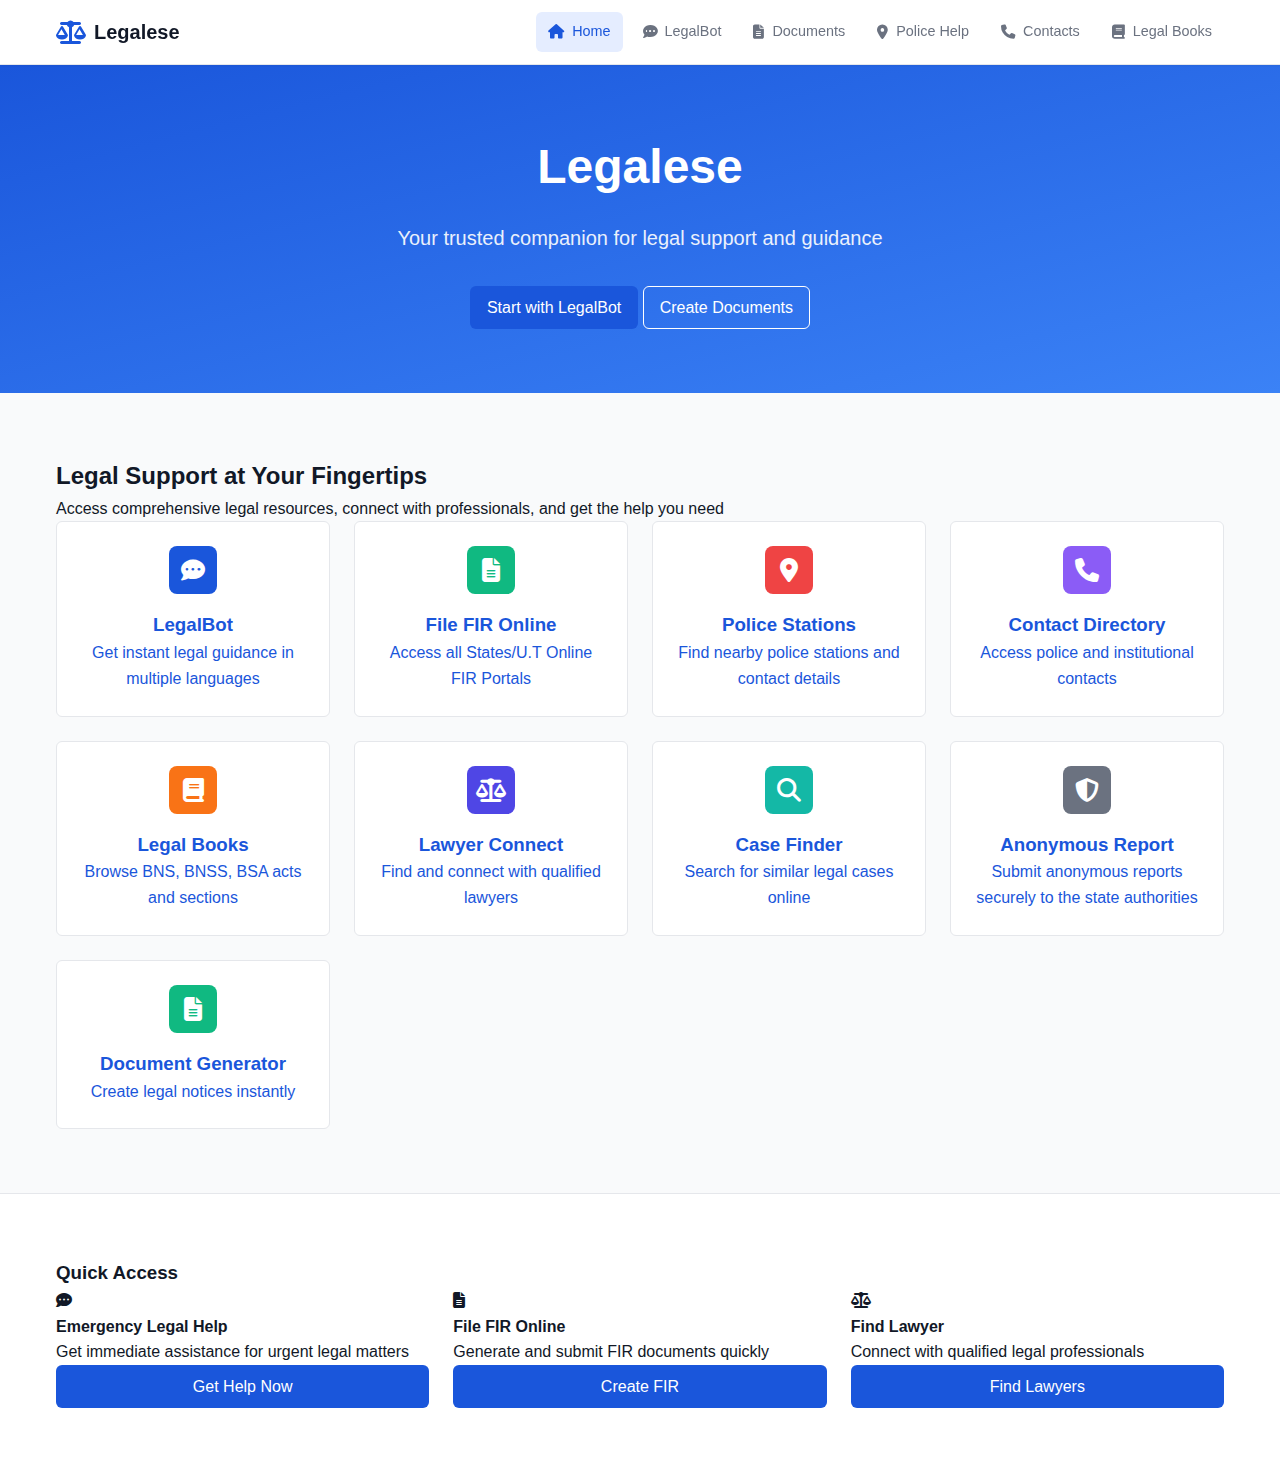
<file: index.html>
<!DOCTYPE html>
<html lang="en">
<head>
  <meta charset="UTF-8">
  <meta name="viewport" content="width=device-width, initial-scale=1.0">
  <title>Legalese - Citizen Legal Support App</title>
  <link rel="stylesheet" href="css/styles.css">
  <link rel="stylesheet" href="https://cdnjs.cloudflare.com/ajax/libs/font-awesome/6.4.0/css/all.min.css">
</head>
<body class="page-home">
  <nav class="navbar">
    <div class="container">
      <div class="navbar-content">
        <a href="index.html" class="logo">
          <i class="fas fa-scale-balanced"></i>
          <span>Legalese</span>
        </a>
        <div class="desktop-nav">
          <a href="index.html" class="nav-link active"><i class="fas fa-home"></i> Home</a>
          <a href="legalbot.html" class="nav-link"><i class="fas fa-comment-dots"></i> LegalBot</a>
          <a href="documents.html" class="nav-link"><i class="fas fa-file-alt"></i> Documents</a>
          <a href="police-stations.html" class="nav-link"><i class="fas fa-map-marker-alt"></i> Police Help</a>
          <a href="contacts.html" class="nav-link"><i class="fas fa-phone"></i> Contacts</a>
          <a href="legal-books.html" class="nav-link"><i class="fas fa-book"></i> Legal Books</a>
        </div>
        <button class="mobile-menu-btn">
          <i class="fas fa-bars"></i>
        </button>
      </div>
    </div>
  </nav>

  <div class="mobile-nav">
    <a href="index.html" class="nav-link active"><i class="fas fa-home"></i> Home</a>
    <a href="legalbot.html" class="nav-link"><i class="fas fa-comment-dots"></i> LegalBot</a>
    <a href="documents.html" class="nav-link"><i class="fas fa-file-alt"></i> Documents</a>
    <a href="police-stations.html" class="nav-link"><i class="fas fa-map-marker-alt"></i> Police Help</a>
    <a href="contacts.html" class="nav-link"><i class="fas fa-phone"></i> Contacts</a>
    <a href="legal-books.html" class="nav-link"><i class="fas fa-book"></i> Legal Books</a>
    <a href="lawyer-connect.html" class="nav-link"><i class="fas fa-scale-balanced"></i> Lawyers</a>
    <a href="case-finder.html" class="nav-link"><i class="fas fa-search"></i> Case Finder</a>
    <a href="anonymous-report.html" class="nav-link"><i class="fas fa-shield-alt"></i> Tips</a>
  </div>

  <section class="hero">
    <div class="container">
      <h1>Legalese</h1>
      <p>Your trusted companion for legal support and guidance</p>
      <div class="hero-buttons">
        <a href="legalbot.html" class="btn btn-primary">Start with LegalBot</a>
        <a href="documents.html" class="btn btn-outline">Create Documents</a>
      </div>
    </div>
  </section>

  <section class="features">
    <div class="container">
      <div class="section-header">
        <h2>Legal Support at Your Fingertips</h2>
        <p>Access comprehensive legal resources, connect with professionals, and get the help you need</p>
      </div>

      <div class="features-grid">
        <a href="legalbot.html" class="feature-card">
          <div class="feature-icon blue">
            <i class="fas fa-comment-dots"></i>
          </div>
          <h3>LegalBot</h3>
          <p>Get instant legal guidance in multiple languages</p>
        </a>

        <a href="online_fir.html" class="feature-card">
          <div class="feature-icon green">
            <i class="fas fa-file-alt"></i>
          </div>
          <h3>File FIR Online</h3>
          <p>Access all States/U.T Online FIR Portals</p>
        </a>

        <a href="police-stations.html" class="feature-card">
          <div class="feature-icon red">
            <i class="fas fa-map-marker-alt"></i>
          </div>
          <h3>Police Stations</h3>
          <p>Find nearby police stations and contact details</p>
        </a>

        <a href="contacts.html" class="feature-card">
          <div class="feature-icon purple">
            <i class="fas fa-phone"></i>
          </div>
          <h3>Contact Directory</h3>
          <p>Access police and institutional contacts</p>
        </a>

        <a href="legal-books.html" class="feature-card">
          <div class="feature-icon orange">
            <i class="fas fa-book"></i>
          </div>
          <h3>Legal Books</h3>
          <p>Browse BNS, BNSS, BSA acts and sections</p>
        </a>

        <a href="lawyer-connect.html" class="feature-card">
          <div class="feature-icon indigo">
            <i class="fas fa-scale-balanced"></i>
          </div>
          <h3>Lawyer Connect</h3>
          <p>Find and connect with qualified lawyers</p>
        </a>

        <a href="case-finder.html" class="feature-card">
          <div class="feature-icon teal">
            <i class="fas fa-search"></i>
          </div>
          <h3>Case Finder</h3>
          <p>Search for similar legal cases online</p>
        </a>

        <a href="anonymous-report.html" class="feature-card">
          <div class="feature-icon gray">
            <i class="fas fa-shield-alt"></i>
          </div>
          <h3>Anonymous Report</h3>
          <p>Submit anonymous reports securely to the state authorities</p>
        </a>
        <a href="documents.html" class="feature-card">
          <div class="feature-icon green">
            <i class="fas fa-file-alt"></i>
          </div>
          <h3>Document Generator</h3>
          <p>Create legal notices instantly</p>
        </a>
      </div>
    </div>
  </section>

  <section class="quick-access">
    <div class="container">
      <h3>Quick Access</h3>
      <div class="quick-access-grid">
        <div class="card text-center">
          <i class="fas fa-comment-dots text-blue"></i>
          <h4>Emergency Legal Help</h4>
          <p>Get immediate assistance for urgent legal matters</p>
          <a href="legalbot.html" class="btn btn-primary btn-block">Get Help Now</a>
        </div>

        <div class="card text-center">
          <i class="fas fa-file-alt text-green"></i>
          <h4>File FIR Online</h4>
          <p>Generate and submit FIR documents quickly</p>
          <a href="online_fir.html" class="btn btn-primary btn-block">Create FIR</a>
        </div>

        <div class="card text-center">
          <i class="fas fa-scale-balanced text-purple"></i>
          <h4>Find Lawyer</h4>
          <p>Connect with qualified legal professionals</p>
          <a href="lawyer-connect.html" class="btn btn-primary btn-block">Find Lawyers</a>
        </div>
      </div>
    </div>
  </section>

  <script src="js/main.js"></script>
</body>
</html>
</file>
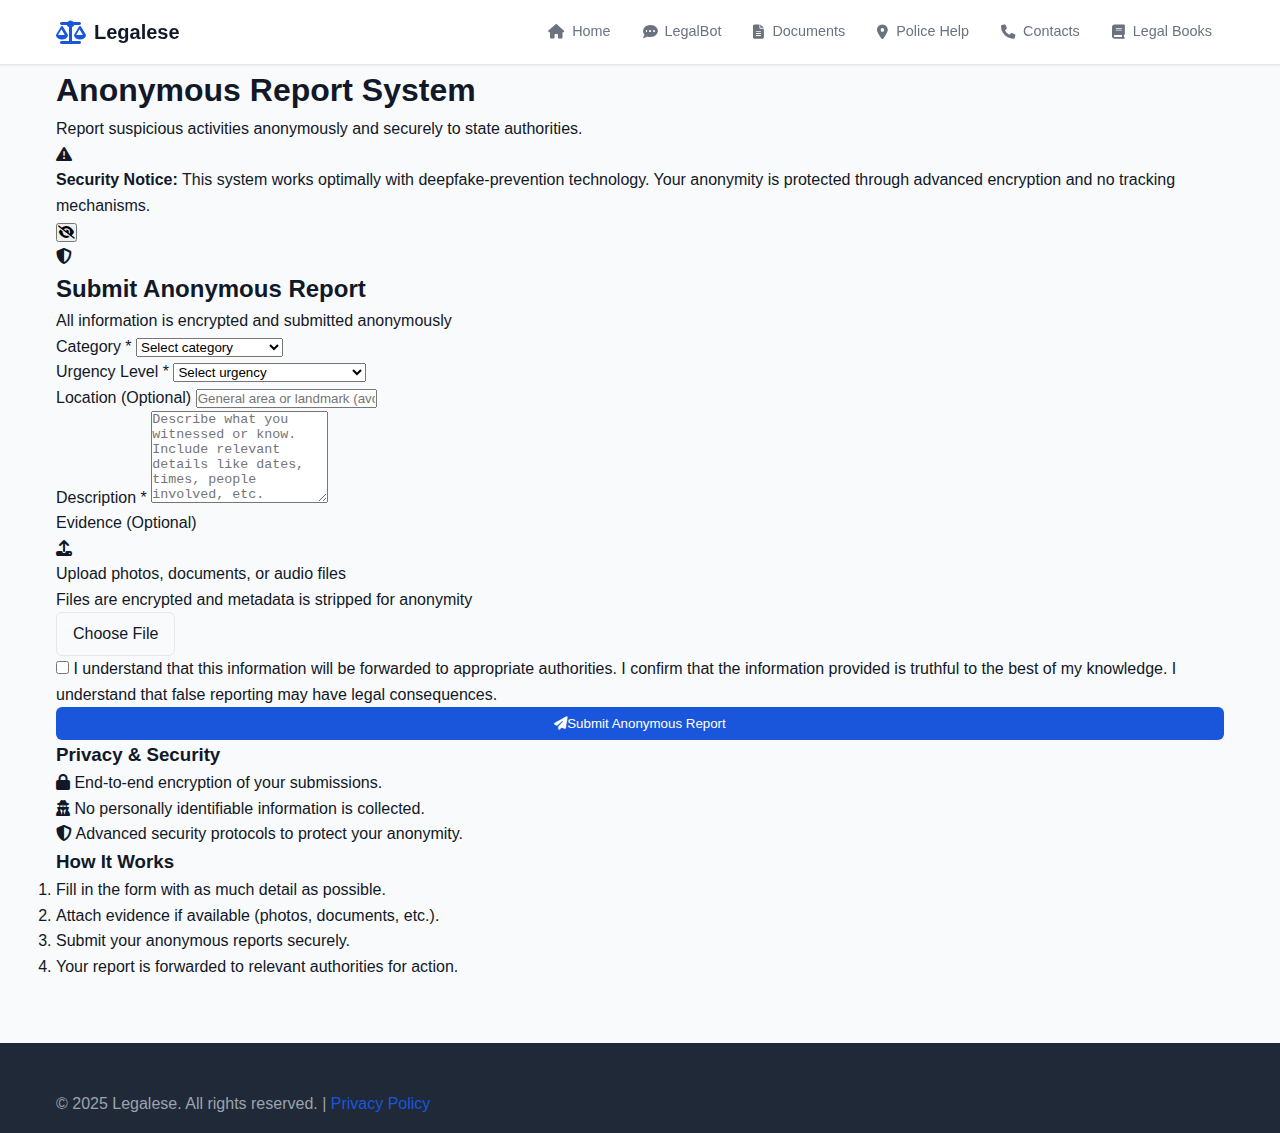
<file: anonymous-report.html>
<!DOCTYPE html>
<html lang="en">
<head>
  <meta charset="UTF-8">
  <meta name="viewport" content="width=device-width, initial-scale=1.0">
  <title>Anonymous Report - Legalese</title>
  <link rel="stylesheet" href="css/styles.css">
  <link rel="stylesheet" href="https://cdnjs.cloudflare.com/ajax/libs/font-awesome/6.4.0/css/all.min.css">
</head>
<body>
  <nav class="navbar">
    <div class="container">
      <div class="navbar-content">
        <a href="index.html" class="logo">
          <i class="fas fa-scale-balanced"></i>
          <span>Legalese</span>
        </a>
        <div class="desktop-nav">
          <a href="index.html" class="nav-link"><i class="fas fa-home"></i> Home</a>
          <a href="legalbot.html" class="nav-link"><i class="fas fa-comment-dots"></i> LegalBot</a>
          <a href="documents.html" class="nav-link"><i class="fas fa-file-alt"></i> Documents</a>
          <a href="police-stations.html" class="nav-link"><i class="fas fa-map-marker-alt"></i> Police Help</a>
          <a href="contacts.html" class="nav-link"><i class="fas fa-phone"></i> Contacts</a>
          <a href="legal-books.html" class="nav-link"><i class="fas fa-book"></i> Legal Books</a>
        </div>
        <button class="mobile-menu-btn">
          <i class="fas fa-bars"></i>
        </button>
      </div>
    </div>
  </nav>

  <div class="mobile-nav">
    <a href="index.html" class="nav-link"><i class="fas fa-home"></i> Home</a>
    <a href="legalbot.html" class="nav-link"><i class="fas fa-comment-dots"></i> LegalBot</a>
    <a href="documents.html" class="nav-link"><i class="fas fa-file-alt"></i> Documents</a>
    <a href="police-stations.html" class="nav-link"><i class="fas fa-map-marker-alt"></i> Police Help</a>
    <a href="contacts.html" class="nav-link"><i class="fas fa-phone"></i> Contacts</a>
    <a href="legal-books.html" class="nav-link"><i class="fas fa-book"></i> Legal Books</a>
    <a href="lawyer-connect.html" class="nav-link"><i class="fas fa-scale-balanced"></i> Lawyers</a>
    <a href="case-finder.html" class="nav-link"><i class="fas fa-search"></i> Case Finder</a>
    <a href="anonymous-report.html" class="nav-link active"><i class="fas fa-shield-alt"></i> Tips</a>
  </div>

  <div class="container page-container">
    <div class="page-header">
      <h1>Anonymous Report System</h1>
      <p>Report suspicious activities anonymously and securely to state authorities.</p>
    </div>

    <div id="security-notice" class="alert alert-warning">
      <div class="alert-content">
        <i class="fas fa-exclamation-triangle"></i>
        <div>
          <strong>Security Notice:</strong> This system works optimally with deepfake-prevention technology. Your anonymity is protected through advanced encryption and no tracking mechanisms.
        </div>
      </div>
      <button id="close-alert" class="btn-close">
        <i class="fas fa-eye-slash"></i>
      </button>
    </div>

    <div id="tip-form-container">
      <div class="tip-form-grid">
        <div class="tip-form-main">
          <div class="card">
            <div class="card-header">
              <div class="header-with-icon">
                <i class="fas fa-shield-alt text-blue"></i>
                <h2>Submit Anonymous Report</h2>
              </div>
              <p>All information is encrypted and submitted anonymously</p>
            </div>
            <div class="card-body">
              <form id="tip-form" class="tip-form">
                <div class="form-grid">
                  <div class="form-group">
                    <label for="category">Category *</label>
                    <select id="category" required>
                      <option value="">Select category</option>
                      <option value="Corruption">Corruption</option>
                      <option value="Criminal Activity">Criminal Activity</option>
                      <option value="Drug Related">Drug Related</option>
                      <option value="Fraud">Fraud</option>
                      <option value="Violence/Threats">Violence/Threats</option>
                      <option value="Cybercrime">Cybercrime</option>
                      <option value="Environmental Crime">Environmental Crime</option>
                      <option value="Other">Other</option>
                    </select>
                  </div>

                  <div class="form-group">
                    <label for="urgency">Urgency Level *</label>
                    <select id="urgency" required>
                      <option value="">Select urgency</option>
                      <option value="low">Low - General Information</option>
                      <option value="medium">Medium - Requires Attention</option>
                      <option value="high">High - Urgent Action Needed</option>
                      <option value="critical">Critical - Immediate Danger</option>
                    </select>
                  </div>
                </div>

                <div class="form-group">
                  <label for="location">Location (Optional)</label>
                  <input type="text" id="location" placeholder="General area or landmark (avoid specific addresses)">
                </div>

                <div class="form-group">
                  <label for="description">Description *</label>
                  <textarea id="description" rows="6" placeholder="Describe what you witnessed or know. Include relevant details like dates, times, people involved, etc." required></textarea>
                </div>

                <div class="form-group">
                  <label>Evidence (Optional)</label>
                  <div class="file-upload-area">
                    <i class="fas fa-upload"></i>
                    <p>Upload photos, documents, or audio files</p>
                    <p class="small">Files are encrypted and metadata is stripped for anonymity</p>
                    <input type="file" id="evidence-upload" accept="image/*,audio/*,.pdf,.doc,.docx" class="hidden">
                    <label for="evidence-upload" class="btn btn-outline btn-sm">Choose File</label>
                    <p id="file-selected" class="file-selected hidden"></p>
                  </div>
                </div>

                <div class="form-group">
                  <div class="checkbox-group">
                    <input type="checkbox" id="terms" required>
                    <label for="terms">
                      I understand that this information will be forwarded to appropriate authorities. I confirm that the information provided is truthful to the best of my knowledge. I understand that false reporting may have legal consequences.
                    </label>
                  </div>
                </div>

                <button type="submit" id="submit-tip-btn" class="btn btn-primary btn-lg btn-block">
                  <i class="fas fa-paper-plane"></i> Submit Anonymous Report
                </button>
              </form>
            </div>
          </div>
        </div>

        <div class="tip-form-sidebar">
          <div class="card">
            <div class="card-header">
              <h3>Privacy & Security</h3>
            </div>
            <div class="card-body">
              <ul class="privacy-list">
                <li><i class="fas fa-lock"></i> End-to-end encryption of your submissions.</li>
                <li><i class="fas fa-user-secret"></i> No personally identifiable information is collected.</li>
                <li><i class="fas fa-shield-alt"></i> Advanced security protocols to protect your anonymity.</li>
              </ul>
            </div>
          </div>

          <div class="card">
            <div class="card-header">
              <h3>How It Works</h3>
            </div>
            <div class="card-body">
              <ol class="how-it-works-list">
                <li>Fill in the form with as much detail as possible.</li>
                <li>Attach evidence if available (photos, documents, etc.).</li>
                <li>Submit your anonymous reports securely.</li>
                <li>Your report is forwarded to relevant authorities for action.</li>
              </ol>
            </div>
          </div>
        </div>
      </div>
    </div>
  </div>

  <footer class="footer">
    <div class="container">
      <p>&copy; 2025 Legalese. All rights reserved. | <a href="#">Privacy Policy</a></p>
    </div>
  </footer>

  <script src="js/main.js"></script>
  <script src="js/anonyms.js"></script>
</body>
</html>
</file>
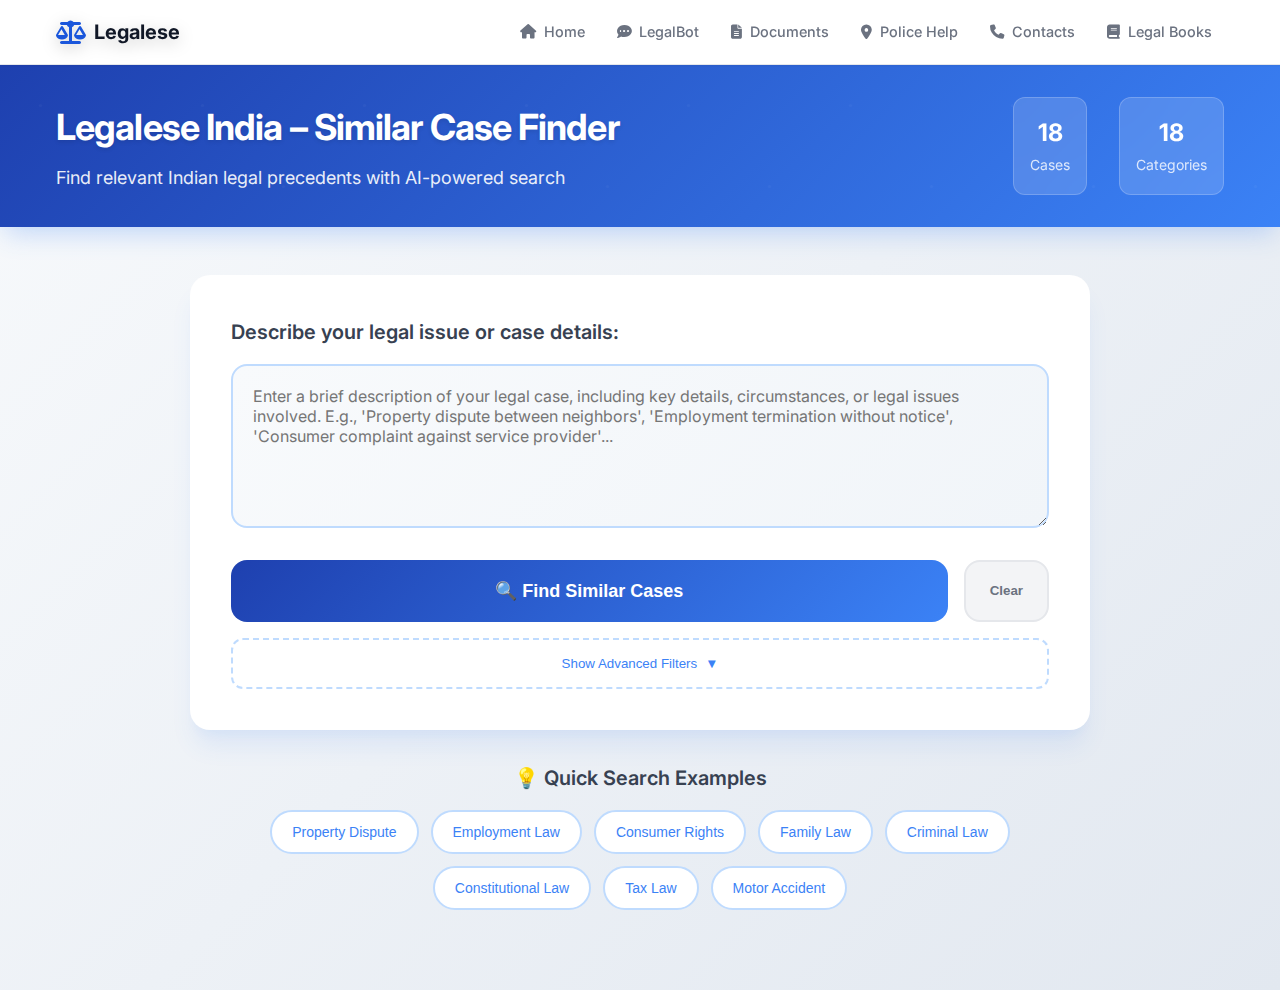
<file: case-finder.html>
<!DOCTYPE html>
<html lang="en">
<head>
    <meta charset="UTF-8">
    <meta name="viewport" content="width=device-width, initial-scale=1.0">
    <title>Legalese India - Similar Case Finder</title>
    <link rel="stylesheet" href="css/finder.css">
    <link href="https://fonts.googleapis.com/css2?family=Inter:wght@300;400;500;600;700&display=swap" rel="stylesheet">
    <link rel="stylesheet" href="css/styles.css">
    <link rel="stylesheet" href="https://cdnjs.cloudflare.com/ajax/libs/font-awesome/6.4.0/css/all.min.css">

</head>
<body>
    <nav class="navbar">
    <div class="container">
      <div class="navbar-content">
        <a href="index.html" class="logo">
          <i class="fas fa-scale-balanced"></i>
          <span>Legalese</span>
        </a>
        <div class="desktop-nav">
          <a href="index.html" class="nav-link"><i class="fas fa-home"></i> Home</a>
          <a href="legalbot.html" class="nav-link"><i class="fas fa-comment-dots"></i> LegalBot</a>
          <a href="documents.html" class="nav-link"><i class="fas fa-file-alt"></i> Documents</a>
          <a href="police-stations.html" class="nav-link"><i class="fas fa-map-marker-alt"></i> Police Help</a>
          <a href="contacts.html" class="nav-link"><i class="fas fa-phone"></i> Contacts</a>
          <a href="legal-books.html" class="nav-link"><i class="fas fa-book"></i> Legal Books</a>
        </div>
        <button class="mobile-menu-btn">
          <i class="fas fa-bars"></i>
        </button>
      </div>
    </div>
  </nav>

  <div class="mobile-nav">
    <a href="index.html" class="nav-link"><i class="fas fa-home"></i> Home</a>
    <a href="legalbot.html" class="nav-link"><i class="fas fa-comment-dots"></i> LegalBot</a>
    <a href="documents.html" class="nav-link"><i class="fas fa-file-alt"></i> Documents</a>
    <a href="police-stations.html" class="nav-link"><i class="fas fa-map-marker-alt"></i> Police Help</a>
    <a href="contacts.html" class="nav-link"><i class="fas fa-phone"></i> Contacts</a>
    <a href="legal-books.html" class="nav-link"><i class="fas fa-book"></i> Legal Books</a>
    <a href="lawyer-connect.html" class="nav-link"><i class="fas fa-scale-balanced"></i> Lawyers</a>
    <a href="case-finder.html" class="nav-link active"><i class="fas fa-search"></i> Case Finder</a>
    <a href="anonymous-report.html" class="nav-link"><i class="fas fa-shield-alt"></i> Tips</a>
  </div>
    <header class="header">
        <div class="container">
            <div class="logo-section">
                <h1 class="title">Legalese India – Similar Case Finder</h1>
                <p class="subtitle">Find relevant Indian legal precedents with AI-powered search</p>
            </div>
            <div class="stats">
                <div class="stat-item">
                    <span class="stat-number" id="total-cases">Loading...</span>
                    <span class="stat-label">Cases</span>
                </div>
                <div class="stat-item">
                    <span class="stat-number" id="categories-count">Loading...</span>
                    <span class="stat-label">Categories</span>
                </div>
            </div>
        </div>
    </header>

    <main class="main">
        <div class="container">
            <section class="search-section">
                <div class="search-container">
                    <label for="case-description" class="input-label">
                        Describe your legal issue or case details:
                    </label>
                    <textarea
                        id="case-description"
                        class="case-input"
                        placeholder="Enter a brief description of your legal case, including key details, circumstances, or legal issues involved. E.g., 'Property dispute between neighbors', 'Employment termination without notice', 'Consumer complaint against service provider'..."
                        rows="6"
                    ></textarea>

                    <div class="search-controls">
                        <button id="search-btn" class="search-button">
                            <span class="button-text">🔍 Find Similar Cases</span>
                            <div class="loading-spinner" style="display: none;"></div>
                        </button>
                        <button id="clear-btn" class="clear-button">Clear</button>
                    </div>

                    <div class="filters-section" id="filters-section" style="display: none;">
                        <h3 class="filters-title">🔧 Advanced Filters</h3>
                        <div class="filters-grid">
                            <div class="filter-group">
                                <label for="category-filter">Legal Category:</label>
                                <select id="category-filter" class="filter-select">
                                    <option value="">All Categories</option>
                                </select>
                            </div>
                            <div class="filter-group">
                                <label for="year-filter">Year:</label>
                                <select id="year-filter" class="filter-select">
                                    <option value="">All Years</option>
                                </select>
                            </div>
                            <div class="filter-group">
                                <label for="jurisdiction-filter">Court:</label>
                                <select id="jurisdiction-filter" class="filter-select">
                                    <option value="">All Courts</option>
                                </select>
                            </div>
                            <div class="filter-group">
                                <label for="outcome-filter">Outcome:</label>
                                <select id="outcome-filter" class="filter-select">
                                    <option value="">All Outcomes</option>
                                </select>
                            </div>
                        </div>
                        <button id="apply-filters-btn" class="apply-filters-btn">Apply Filters</button>
                    </div>

                    <button id="toggle-filters" class="toggle-filters-btn">
                        <span id="filter-toggle-text">Show Advanced Filters</span>
                        <span class="filter-arrow">▼</span>
                    </button>
                </div>
            </section>

            <section class="suggestions-section">
                <h3 class="suggestions-title">💡 Quick Search Examples</h3>
                <div class="suggestions-container">
                    <button class="suggestion-chip" data-query="property dispute boundary wall">Property Dispute</button>
                    <button class="suggestion-chip" data-query="employment termination wrongful dismissal">Employment Law</button>
                    <button class="suggestion-chip" data-query="consumer complaint defective product">Consumer Rights</button>
                    <button class="suggestion-chip" data-query="matrimonial divorce maintenance">Family Law</button>
                    <button class="suggestion-chip" data-query="criminal defamation social media">Criminal Law</button>
                    <button class="suggestion-chip" data-query="constitutional fundamental rights">Constitutional Law</button>
                    <button class="suggestion-chip" data-query="tax evasion income tax">Tax Law</button>
                    <button class="suggestion-chip" data-query="motor accident compensation">Motor Accident</button>
                </div>
            </section>

            <section id="results-summary" class="results-summary" style="display: none;">
                <div class="summary-content">
                    <h3 id="results-count">0 Similar Cases Found</h3>
                    <div class="summary-stats">
                        <div class="summary-stat">
                            <span class="summary-label">Avg. Relevance:</span>
                            <span id="avg-relevance" class="summary-value">0%</span>
                        </div>
                        <div class="summary-stat">
                            <span class="summary-label">Most Common Category:</span>
                            <span id="common-category" class="summary-value">-</span>
                        </div>
                    </div>
                </div>
                <div class="sort-controls">
                    <label for="sort-select">Sort by:</label>
                    <select id="sort-select" class="sort-select">
                        <option value="relevance">Relevance</option>
                        <option value="year">Year (Newest)</option>
                        <option value="year-old">Year (Oldest)</option>
                        <option value="title">Title (A-Z)</option>
                    </select>
                </div>
            </section>

            <section id="results-section" class="results-section" style="display: none;">
                <div id="results-container" class="results-container">
                    </div>
            </section>

            <section id="no-results" class="no-results" style="display: none;">
                <div class="no-results-content">
                    <div class="no-results-icon">🔍</div>
                    <h3>No Similar Cases Found</h3>
                    <p>Try adjusting your search terms or using our suggested examples above.</p>
                    <div class="no-results-suggestions">
                        <h4>Search Tips for Indian Legal Cases:</h4>
                        <ul>
                            <li>Use specific Indian legal terms and provisions</li>
                            <li>Include relevant Acts (e.g., IPC, CrPC, CPC, Consumer Protection Act)</li>
                            <li>Mention court jurisdiction (Supreme Court, High Court, District Court)</li>
                            <li>Include case type (Civil, Criminal, Constitutional, Commercial)</li>
                            <li>Try broader terms if your search is too specific</li>
                        </ul>
                    </div>
                </div>
            </section>
        </div>
    </main>
    <script src="js/main.js"></script>
    <script src="js/finder.js"></script>
</body>
</html>
</file>
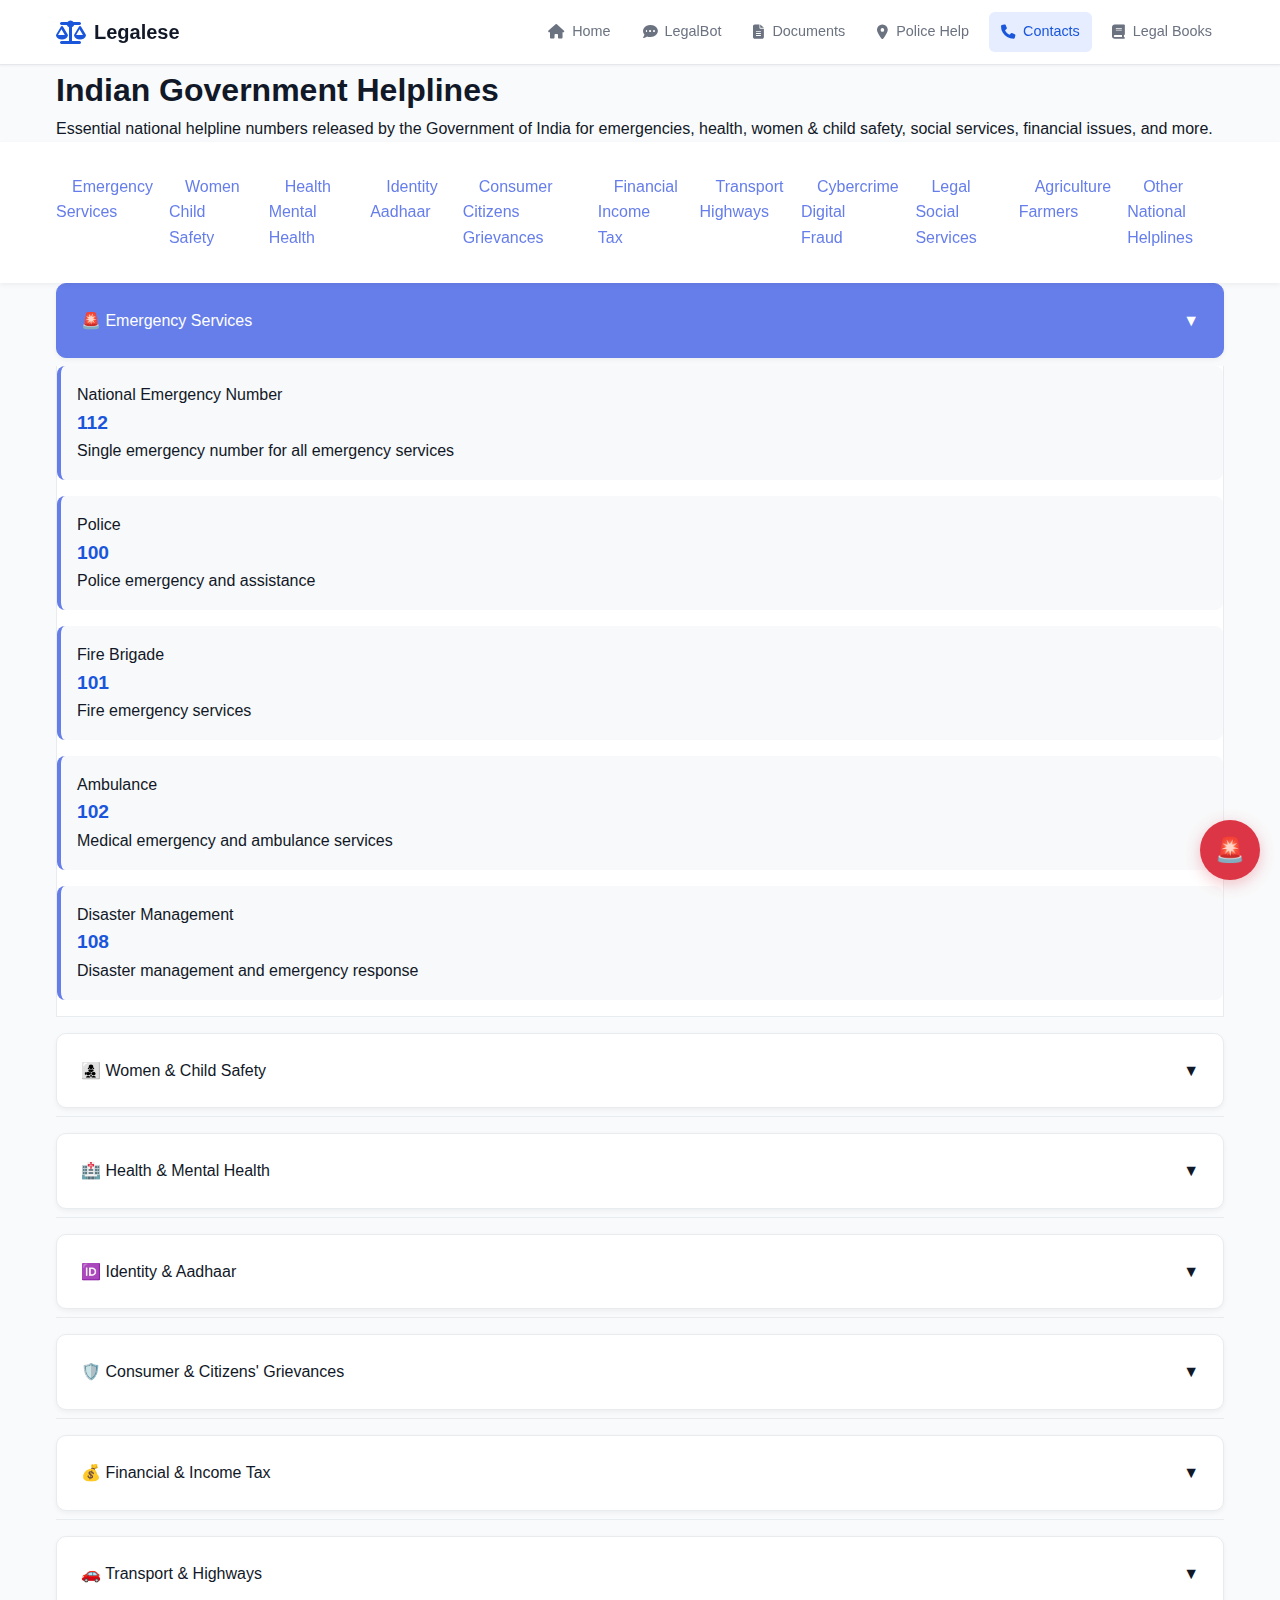
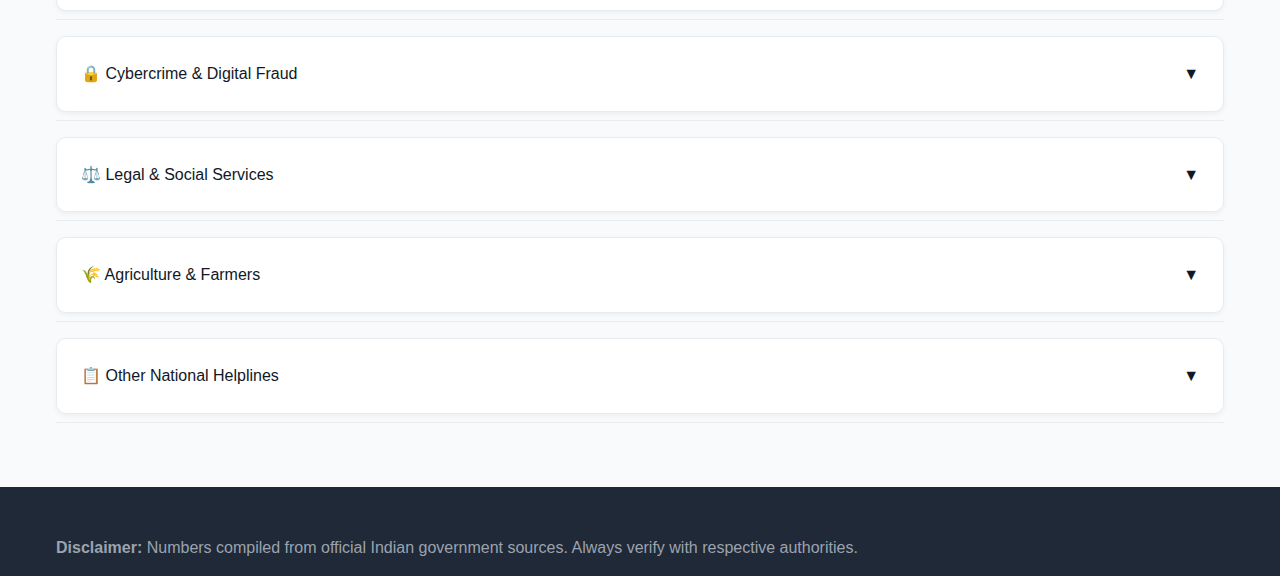
<file: contacts.html>
<!DOCTYPE html>
<html lang="en">
<head>
    <meta charset="UTF-8">
    <meta name="viewport" content="width=device-width, initial-scale=1.0">
    <title>Official Helpline Numbers – Government of India</title>
    <link rel="stylesheet" href="css/styles.css">
    <link rel="stylesheet" href="https://cdnjs.cloudflare.com/ajax/libs/font-awesome/6.4.0/css/all.min.css">
</head>
<body class="page-contacts">
     <nav class="navbar">
    <div class="container">
      <div class="navbar-content">
        <a href="index.html" class="logo">
          <i class="fas fa-scale-balanced"></i>
          <span>Legalese</span>
        </a>
        <div class="desktop-nav">
          <a href="index.html" class="nav-link"><i class="fas fa-home"></i> Home</a>
          <a href="legalbot.html" class="nav-link"><i class="fas fa-comment-dots"></i> LegalBot</a>
          <a href="documents.html" class="nav-link"><i class="fas fa-file-alt"></i> Documents</a>
          <a href="police-stations.html" class="nav-link"><i class="fas fa-map-marker-alt"></i> Police Help</a>
          <a href="contacts.html" class="nav-link active"><i class="fas fa-phone"></i> Contacts</a>
          <a href="legal-books.html" class="nav-link"><i class="fas fa-book"></i> Legal Books</a>
        </div>
        <button class="mobile-menu-btn">
          <i class="fas fa-bars"></i>
        </button>
      </div>
    </div>
  </nav>

  <div class="mobile-nav">
    <a href="index.html" class="nav-link"><i class="fas fa-home"></i> Home</a>
    <a href="legalbot.html" class="nav-link"><i class="fas fa-comment-dots"></i> LegalBot</a>
    <a href="documents.html" class="nav-link"><i class="fas fa-file-alt"></i> Documents</a>
    <a href="police-stations.html" class="nav-link"><i class="fas fa-map-marker-alt"></i> Police Help</a>
    <a href="contacts.html" class="nav-link active"><i class="fas fa-phone"></i> Contacts</a>
    <a href="legal-books.html" class="nav-link"><i class="fas fa-book"></i> Legal Books</a>
    <a href="lawyer-connect.html" class="nav-link"><i class="fas fa-scale-balanced"></i> Lawyers</a>
    <a href="case-finder.html" class="nav-link"><i class="fas fa-search"></i> Case Finder</a>
    <a href="anonymous-report.html" class="nav-link"><i class="fas fa-shield-alt"></i> Tips</a>
  </div>

    <header class="hero">
        <div class="container">
            <h1>Indian Government Helplines</h1>
            <p>Essential national helpline numbers released by the Government of India for emergencies, health, women & child safety, social services, financial issues, and more.</p>
        </div>
    </header>

    <nav class="nav" style="position:sticky; top:60px; background:white; z-index:90; box-shadow:0 2px 5px rgba(0,0,0,0.05);">
        <div class="container">
            <div class="nav-container" style="overflow-x:auto; padding:1rem 0;">
                <ul class="nav-links" style="display:flex; gap:1rem; list-style:none;">
                    </ul>
            </div>
        </div>
    </nav>

    <main class="main">
        <div class="container">
            <div class="loading">Loading helpline data...</div>
        </div>
    </main>

    <button class="emergency-btn" title="Call Emergency 112">
        🚨
    </button>

    <footer class="footer">
        <div class="container">
            <p><strong>Disclaimer:</strong> Numbers compiled from official Indian government sources. Always verify with respective authorities.</p>
        </div>
    </footer>

    <script src="js/main.js"></script>
    <script src="js/contact.js"></script>
</body>
</html>
</file>
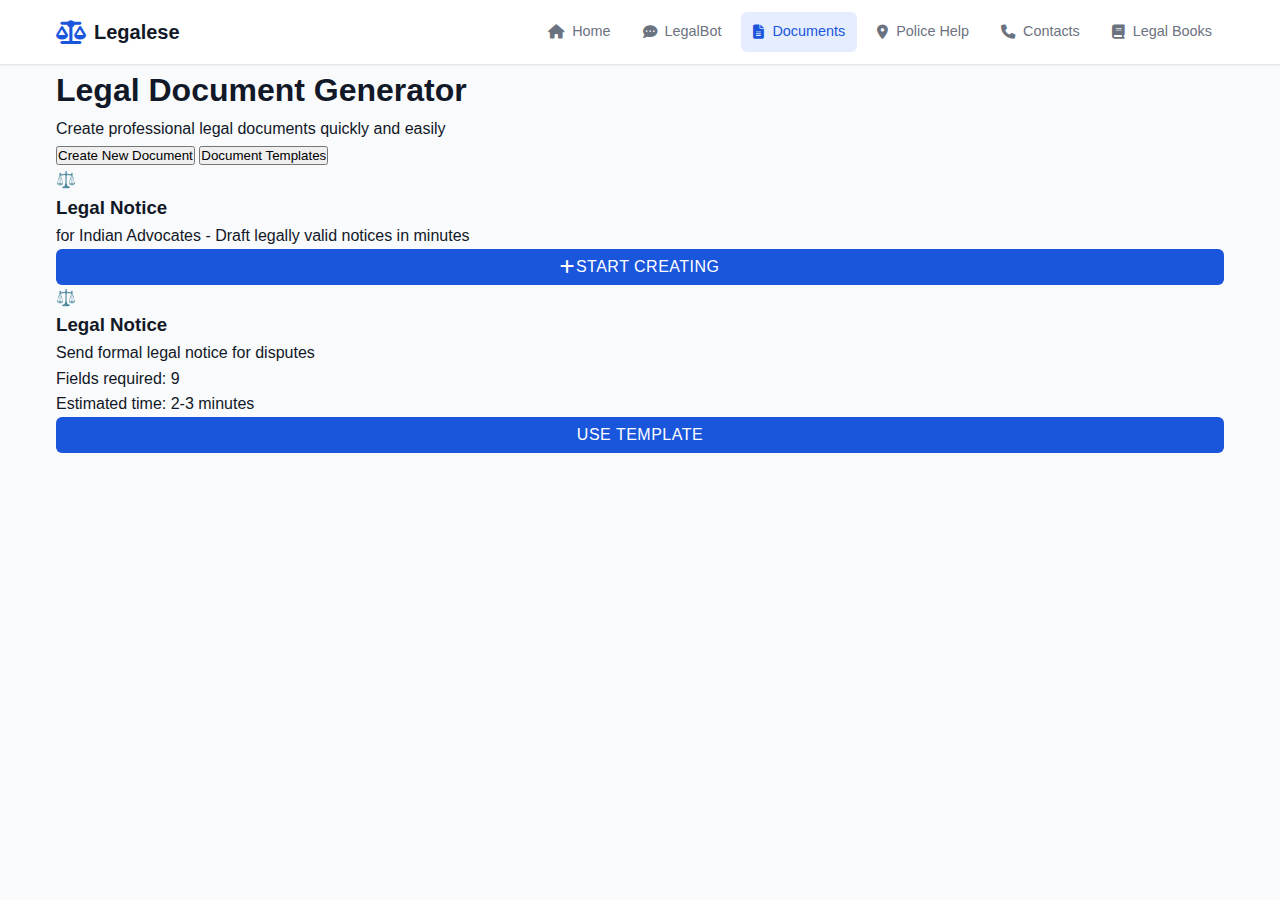
<file: documents.html>
<!DOCTYPE html>
<html lang="en">
<head>
  <meta charset="UTF-8">
  <meta name="viewport" content="width=device-width, initial-scale=1.0">
  <title>Document Generator - Legalese</title>
  <link rel="stylesheet" href="css/documents.css">
  <link rel="stylesheet" href="css/styles.css">
  <link rel="stylesheet" href="https://cdnjs.cloudflare.com/ajax/libs/font-awesome/6.4.0/css/all.min.css">
</head>
<body>
  <nav class="navbar">
    <div class="container">
      <div class="navbar-content">
        <a href="index.html" class="logo">
          <i class="fas fa-scale-balanced"></i>
          <span>Legalese</span>
        </a>
        <div class="desktop-nav">
          <a href="index.html" class="nav-link"><i class="fas fa-home"></i> Home</a>
          <a href="legalbot.html" class="nav-link"><i class="fas fa-comment-dots"></i> LegalBot</a>
          <a href="documents.html" class="nav-link active"><i class="fas fa-file-alt"></i> Documents</a>
          <a href="police-stations.html" class="nav-link"><i class="fas fa-map-marker-alt"></i> Police Help</a>
          <a href="contacts.html" class="nav-link"><i class="fas fa-phone"></i> Contacts</a>
          <a href="legal-books.html" class="nav-link"><i class="fas fa-book"></i> Legal Books</a>
        </div>
        <button class="mobile-menu-btn">
          <i class="fas fa-bars"></i>
        </button>
      </div>
    </div>
  </nav>

  <div class="mobile-nav">
    <a href="index.html" class="nav-link"><i class="fas fa-home"></i> Home</a>
    <a href="legalbot.html" class="nav-link"><i class="fas fa-comment-dots"></i> LegalBot</a>
    <a href="documents.html" class="nav-link active"><i class="fas fa-file-alt"></i> Documents</a>
    <a href="police-stations.html" class="nav-link"><i class="fas fa-map-marker-alt"></i> Police Help</a>
    <a href="contacts.html" class="nav-link"><i class="fas fa-phone"></i> Contacts</a>
    <a href="legal-books.html" class="nav-link"><i class="fas fa-book"></i> Legal Books</a>
    <a href="lawyer-connect.html" class="nav-link"><i class="fas fa-scale-balanced"></i> Lawyers</a>
    <a href="case-finder.html" class="nav-link"><i class="fas fa-search"></i> Case Finder</a>
    <a href="anonymous-report.html" class="nav-link"><i class="fas fa-shield-alt"></i> Tips</a>
  </div>

  <div class="container page-container">
    <div class="page-header">
      <h1>Legal Document Generator</h1>
      <p>Create professional legal documents quickly and easily</p>
    </div>

    <div class="tabs">
      <div class="tabs-header">
        <button class="tab-btn active" data-tab="create">Create New Document</button>
        <button class="tab-btn" data-tab="templates">Document Templates</button>
      </div>

      <div class="tab-content active" id="create-tab">
        <div id="document-selection" class="document-selection">
          <div class="document-grid">
            <div class="document-card">
              <div class="document-icon">⚖️</div>
              <h3>Legal Notice</h3>
              <p>for Indian Advocates - Draft legally valid notices in minutes</p>
              <a href="legal-notice.html"><button class="btn btn-primary btn-block" data-document="legal-notice">
                <i class="fas fa-plus"></i> Start Creating
                </button>
              </a>
            </div>
          </div>
        </div>
        </div>

      <div class="tab-content" id="templates-tab">
        <div class="document-grid">
          <div class="document-card">
            <div class="document-icon">⚖️</div>
            <h3>Legal Notice</h3>
            <p>Send formal legal notice for disputes</p>
            <div class="document-meta">
              <p>Fields required: 9</p>
              <p>Estimated time: 2-3 minutes</p>
            </div>
            <a href="legal-notice.html"><button class="btn btn-primary btn-block" data-document="legal-notice">
              Use Template
              </button>
            </a>
          </div>
        </div>
      </div>
    </div>
  </div>

  <script src="js/main.js"></script>
  <script src="js/documents.js"></script>
</body>
</html>
</file>
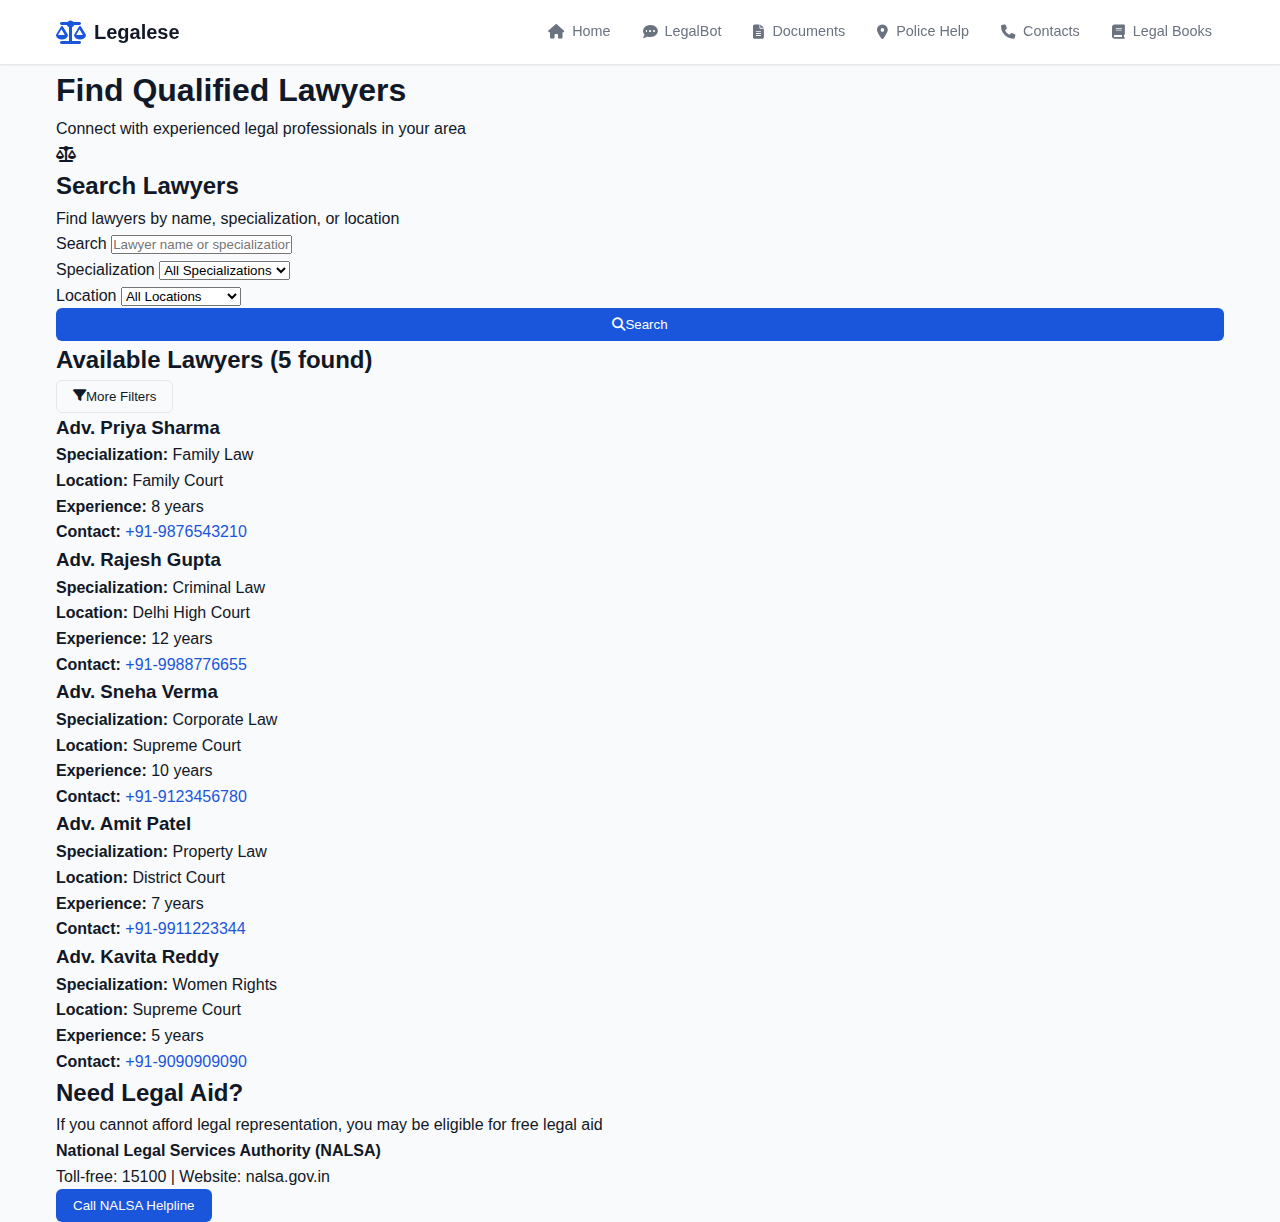
<file: lawyer-connect.html>
<!DOCTYPE html>
<html lang="en">
<head>
  <meta charset="UTF-8">
  <meta name="viewport" content="width=device-width, initial-scale=1.0">
  <title>Lawyer Connect - Legalese</title>
  <link rel="stylesheet" href="css/styles.css">
  <link rel="stylesheet" href="https://cdnjs.cloudflare.com/ajax/libs/font-awesome/6.4.0/css/all.min.css">
</head>
<body>
  <!-- Navigation -->
  <nav class="navbar">
    <div class="container">
      <div class="navbar-content">
        <a href="index.html" class="logo">
          <i class="fas fa-scale-balanced"></i>
          <span>Legalese</span>
        </a>
        <div class="desktop-nav">
          <a href="index.html" class="nav-link"><i class="fas fa-home"></i> Home</a>
          <a href="legalbot.html" class="nav-link"><i class="fas fa-comment-dots"></i> LegalBot</a>
          <a href="documents.html" class="nav-link"><i class="fas fa-file-alt"></i> Documents</a>
          <a href="police-stations.html" class="nav-link"><i class="fas fa-map-marker-alt"></i> Police Help</a>
          <a href="contacts.html" class="nav-link"><i class="fas fa-phone"></i> Contacts</a>
          <a href="legal-books.html" class="nav-link"><i class="fas fa-book"></i> Legal Books</a>
        </div>
        <button class="mobile-menu-btn">
          <i class="fas fa-bars"></i>
        </button>
      </div>
    </div>
  </nav>

  <!-- Mobile Navigation -->
  <div class="mobile-nav">
    <a href="index.html" class="nav-link"><i class="fas fa-home"></i> Home</a>
    <a href="legalbot.html" class="nav-link"><i class="fas fa-comment-dots"></i> LegalBot</a>
    <a href="documents.html" class="nav-link"><i class="fas fa-file-alt"></i> Documents</a>
    <a href="police-stations.html" class="nav-link"><i class="fas fa-map-marker-alt"></i> Police Help</a>
    <a href="contacts.html" class="nav-link"><i class="fas fa-phone"></i> Contacts</a>
    <a href="legal-books.html" class="nav-link"><i class="fas fa-book"></i> Legal Books</a>
    <a href="lawyer-connect.html" class="nav-link active"><i class="fas fa-scale-balanced"></i> Lawyers</a>
    <a href="case-finder.html" class="nav-link"><i class="fas fa-search"></i> Case Finder</a>
    <a href="anonymous-report.html" class="nav-link"><i class="fas fa-shield-alt"></i> Tips</a>
  </div>

  <div class="container page-container">
    <div class="page-header">
      <h1>Find Qualified Lawyers</h1>
      <p>Connect with experienced legal professionals in your area</p>
    </div>

    <div class="card mb-4">
      <div class="card-header">
        <div class="header-with-icon">
          <i class="fas fa-scale-balanced"></i>
          <h2>Search Lawyers</h2>
        </div>
        <p>Find lawyers by name, specialization, or location</p>
      </div>
      <div class="card-body">
        <div class="search-form">
          <div class="search-grid">
            <div class="form-group">
              <label for="search">Search</label>
              <input type="text" id="search" placeholder="Lawyer name or specialization">
            </div>
            <div class="form-group">
              <label for="specialization">Specialization</label>
              <select id="specialization">
                <option value="all">All Specializations</option>
                <option value="Criminal Law">Criminal Law</option>
                <option value="Civil Law">Civil Law</option>
                <option value="Family Law">Family Law</option>
                <option value="Corporate Law">Corporate Law</option>
                <option value="Property Law">Property Law</option>
                <option value="Labor Law">Labor Law</option>
                <option value="Tax Law">Tax Law</option>
                <option value="Constitutional Law">Constitutional Law</option>
                <option value="Consumer Law">Consumer Law</option>
                <option value="Women Rights">Women Rights</option>
              </select>
            </div>
            <div class="form-group">
              <label for="location">Location</label>
              <select id="location">
                <option value="all">All Locations</option>
                <option value="Supreme Court">Supreme Court</option>
                <option value="Delhi High Court">Delhi High Court</option>
                <option value="District Court">District Court</option>
                <option value="Family Court">Family Court</option>
                <option value="Consumer Court">Consumer Court</option>
                <option value="Labor Court">Labor Court</option>
              </select>
            </div>
            <div class="form-group search-btn-container">
              <button id="search-lawyers-btn" class="btn btn-primary btn-block">
                <i class="fas fa-search"></i> Search
              </button>
            </div>
          </div>
        </div>
      </div>
    </div>

    <div id="lawyers-results" class="hidden">
      <div class="results-header">
        <h2 id="lawyers-count">Available Lawyers (0 found)</h2>
        <button class="btn btn-outline btn-sm">
          <i class="fas fa-filter"></i> More Filters
        </button>
      </div>

      <div id="lawyers-grid" class="lawyers-grid">
        <!-- Lawyers will be added here by JavaScript -->
      </div>
    </div>

    <div id="no-lawyers-found" class="card text-center py-12 hidden">
      <div class="card-body">
        <i class="fas fa-scale-balanced text-gray icon-xl"></i>
        <h3>No lawyers found</h3>
        <p>Try adjusting your search criteria or browse all lawyers</p>
        <button id="show-all-lawyers-btn" class="btn btn-primary">Show All Lawyers</button>
      </div>
    </div>

    <div class="card legal-aid-card">
      <div class="card-header">
        <h2 class="text-blue">Need Legal Aid?</h2>
        <p class="text-blue">If you cannot afford legal representation, you may be eligible for free legal aid</p>
      </div>
      <div class="card-body">
        <div class="legal-aid-info">
          <p><strong>National Legal Services Authority (NALSA)</strong></p>
          <p>Toll-free: 15100 | Website: nalsa.gov.in</p>
          <button class="btn btn-primary btn-sm mt-2" onclick="window.open('tel:15100')">
            Call NALSA Helpline
          </button>
        </div>
      </div>
    </div>
  </div>

  <script src="js/main.js"></script>
  <script src="js/lawyers.js"></script>
</body>
</html>
</file>
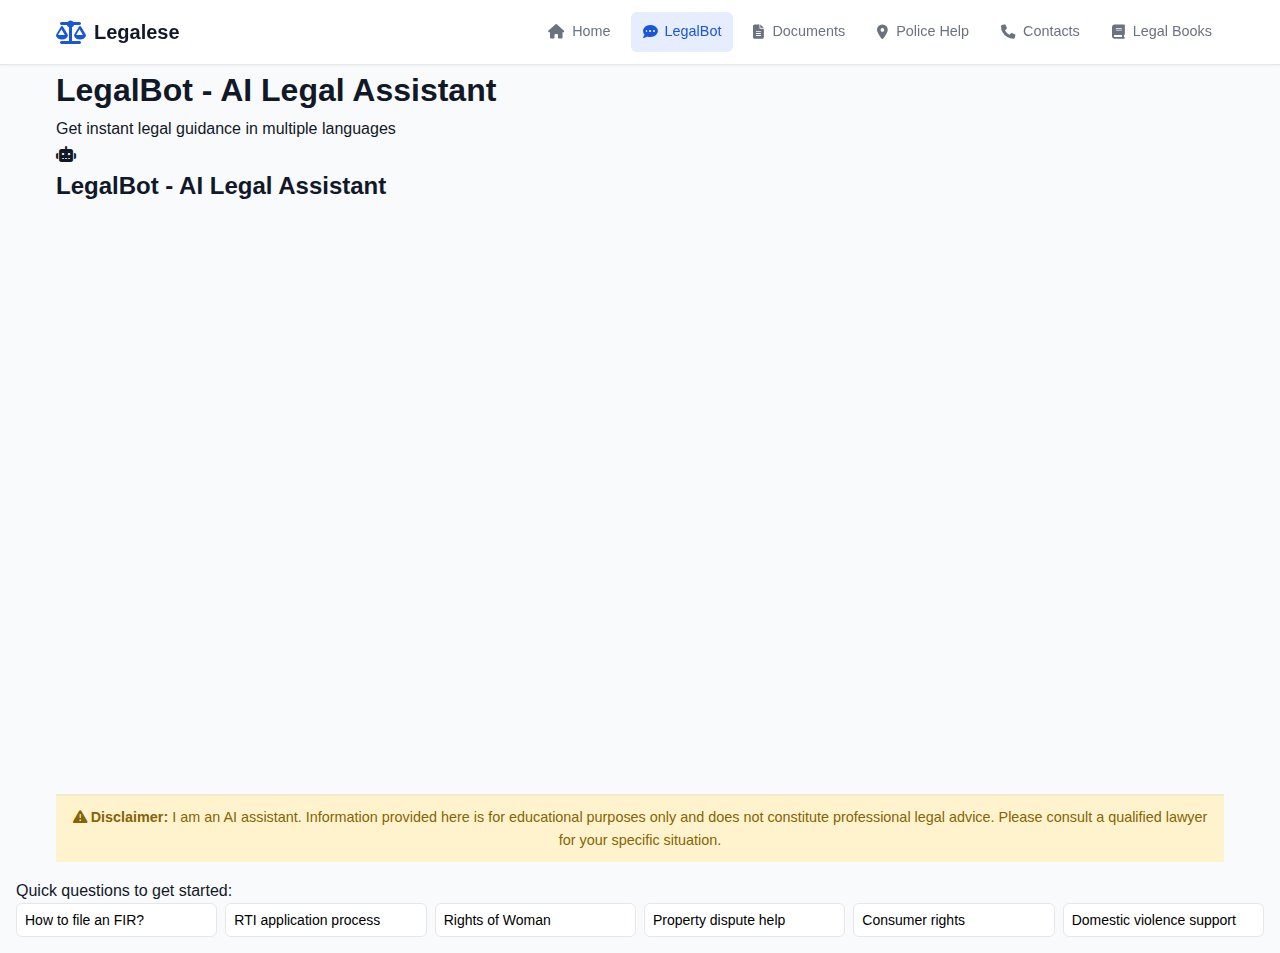
<file: legalbot.html>
<!DOCTYPE html>
<html lang="en">
<head>
  <meta charset="UTF-8">
  <meta name="viewport" content="width=device-width, initial-scale=1.0">
  <title>LegalBot - Legalese</title>
  <link rel="stylesheet" href="css/styles.css">
  <link rel="stylesheet" href="https://cdnjs.cloudflare.com/ajax/libs/font-awesome/6.4.0/css/all.min.css">
</head>
<body class="page-bot">
  <nav class="navbar">
    <div class="container">
      <div class="navbar-content">
        <a href="index.html" class="logo">
          <i class="fas fa-scale-balanced"></i>
          <span>Legalese</span>
        </a>
        <div class="desktop-nav">
          <a href="index.html" class="nav-link"><i class="fas fa-home"></i> Home</a>
          <a href="legalbot.html" class="nav-link active"><i class="fas fa-comment-dots"></i> LegalBot</a>
          <a href="documents.html" class="nav-link"><i class="fas fa-file-alt"></i> Documents</a>
          <a href="police-stations.html" class="nav-link"><i class="fas fa-map-marker-alt"></i> Police Help</a>
          <a href="contacts.html" class="nav-link"><i class="fas fa-phone"></i> Contacts</a>
          <a href="legal-books.html" class="nav-link"><i class="fas fa-book"></i> Legal Books</a>
        </div>
        <button class="mobile-menu-btn">
          <i class="fas fa-bars"></i>
        </button>
      </div>
    </div>
  </nav>

  <div class="mobile-nav">
    <a href="index.html" class="nav-link"><i class="fas fa-home"></i> Home</a>
    <a href="legalbot.html" class="nav-link active"><i class="fas fa-comment-dots"></i> LegalBot</a>
    <a href="documents.html" class="nav-link"><i class="fas fa-file-alt"></i> Documents</a>
    <a href="police-stations.html" class="nav-link"><i class="fas fa-map-marker-alt"></i> Police Help</a>
    <a href="contacts.html" class="nav-link"><i class="fas fa-phone"></i> Contacts</a>
    <a href="legal-books.html" class="nav-link"><i class="fas fa-book"></i> Legal Books</a>
    <a href="lawyer-connect.html" class="nav-link"><i class="fas fa-scale-balanced"></i> Lawyers</a>
    <a href="case-finder.html" class="nav-link"><i class="fas fa-search"></i> Case Finder</a>
    <a href="anonymous-report.html" class="nav-link"><i class="fas fa-shield-alt"></i> Tips</a>
  </div>

  <div class="container page-container">
    <div class="page-header">
      <h1>LegalBot - AI Legal Assistant</h1>
      <p>Get instant legal guidance in multiple languages</p>
    </div>

    <div class="card chat-card">
      <div class="card-header">
        <div class="chat-header-left">
          <i class="fas fa-robot"></i>
          <h2>LegalBot - AI Legal Assistant</h2>
        </div>
      </div>
      <div class="chatbase"><iframe
        src="https://www.chatbase.co/chatbot-iframe/v7J8xuJ2duPY7ScvZ2NvO"
        width="100%"
        style="height:100%; border:none;"
        ></iframe>
      </div>
      <div style="padding: 10px; background: #fff3cd; color: #856404; text-align: center; font-size: 0.9rem; border-top: 1px solid #ffeeba;">
          <i class="fas fa-exclamation-triangle"></i> <strong>Disclaimer:</strong> I am an AI assistant. Information provided here is for educational purposes only and does not constitute professional legal advice. Please consult a qualified lawyer for your specific situation.
      </div>
    </div>
  </div>
  <div id="quick-questions" class="quick-questions">
        <p>Quick questions to get started:</p>
        <div class="quick-questions-grid">
          <button class="quick-question-btn">How to file an FIR?</button>
          <button class="quick-question-btn">RTI application process</button>
          <button class="quick-question-btn">Rights of Woman</button>
          <button class="quick-question-btn">Property dispute help</button>
          <button class="quick-question-btn">Consumer rights</button>
          <button class="quick-question-btn">Domestic violence support</button>
        </div>
  </div>

  <script src="js/main.js"></script>
</body>
</html>
</file>
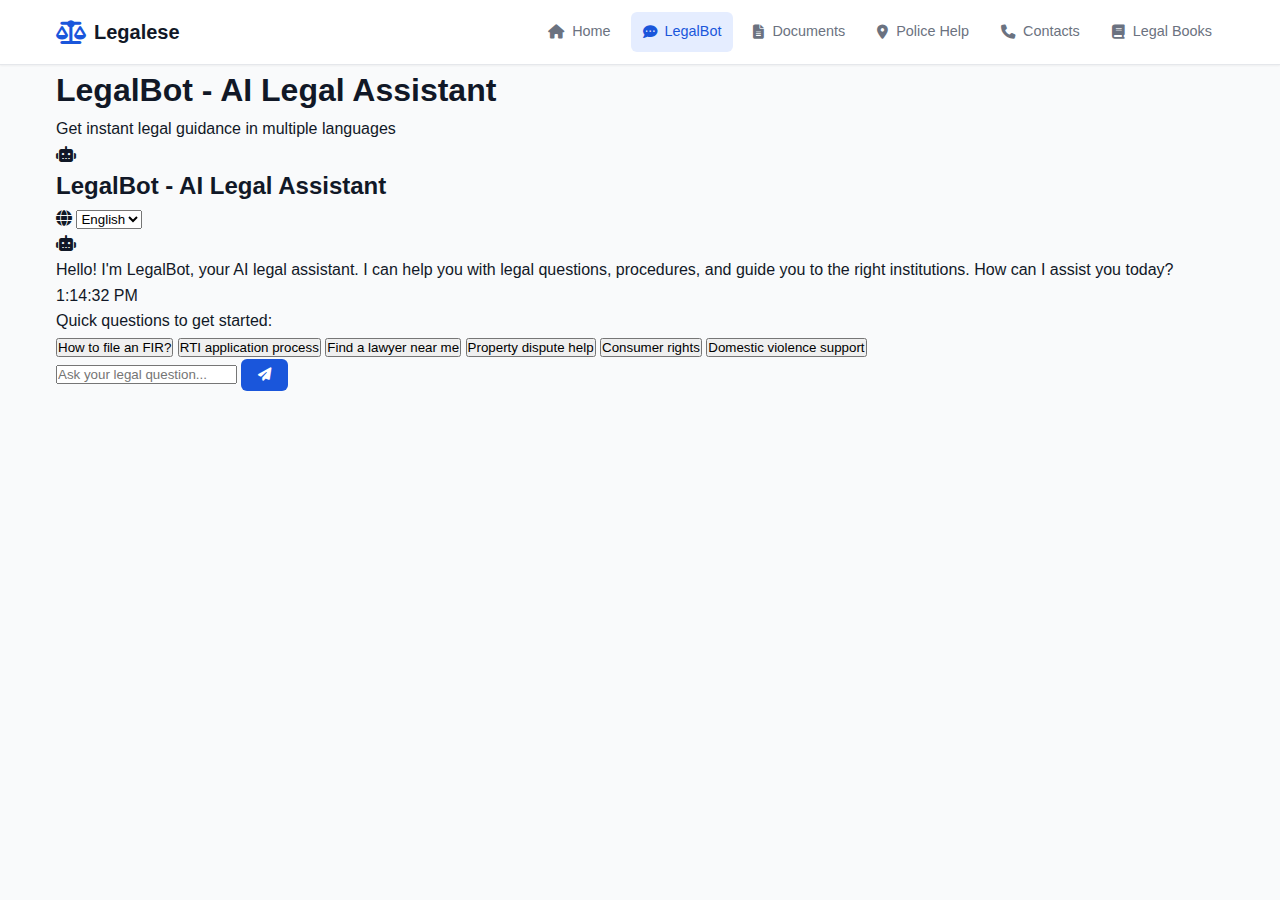
<file: LegalBot_Upgrade.html>
<!DOCTYPE html>
<html lang="en">
<head>
  <meta charset="UTF-8">
  <meta name="viewport" content="width=device-width, initial-scale=1.0">
  <title>LegalBot - Legalese</title>
  <link rel="stylesheet" href="css/styles.css">
  <link rel="stylesheet" href="https://cdnjs.cloudflare.com/ajax/libs/font-awesome/6.4.0/css/all.min.css">
</head>
<body>
  <nav class="navbar">
    <div class="container">
      <div class="navbar-content">
        <a href="index.html" class="logo">
          <i class="fas fa-scale-balanced"></i>
          <span>Legalese</span>
        </a>
        <div class="desktop-nav">
          <a href="index.html" class="nav-link"><i class="fas fa-home"></i> Home</a>
          <a href="legalbot.html" class="nav-link active"><i class="fas fa-comment-dots"></i> LegalBot</a>
          <a href="documents.html" class="nav-link"><i class="fas fa-file-alt"></i> Documents</a>
          <a href="police-stations.html" class="nav-link"><i class="fas fa-map-marker-alt"></i> Police Help</a>
          <a href="contacts.html" class="nav-link"><i class="fas fa-phone"></i> Contacts</a>
          <a href="legal-books.html" class="nav-link"><i class="fas fa-book"></i> Legal Books</a>
        </div>
        <button class="mobile-menu-btn">
          <i class="fas fa-bars"></i>
        </button>
      </div>
    </div>
  </nav>

  <div class="mobile-nav">
    <a href="index.html" class="nav-link"><i class="fas fa-home"></i> Home</a>
    <a href="legalbot.html" class="nav-link active"><i class="fas fa-comment-dots"></i> LegalBot</a>
    <a href="documents.html" class="nav-link"><i class="fas fa-file-alt"></i> Documents</a>
    <a href="police-stations.html" class="nav-link"><i class="fas fa-map-marker-alt"></i> Police Help</a>
    <a href="contacts.html" class="nav-link"><i class="fas fa-phone"></i> Contacts</a>
    <a href="legal-books.html" class="nav-link"><i class="fas fa-book"></i> Legal Books</a>
    <a href="lawyer-connect.html" class="nav-link"><i class="fas fa-scale-balanced"></i> Lawyers</a>
    <a href="case-finder.html" class="nav-link"><i class="fas fa-search"></i> Case Finder</a>
    <a href="anonymous-report.html" class="nav-link"><i class="fas fa-shield-alt"></i> Tips</a>
  </div>

  <div class="container page-container">
    <div class="page-header">
      <h1>LegalBot - AI Legal Assistant</h1>
      <p>Get instant legal guidance in multiple languages</p>
    </div>

    <div class="card chat-card">
      <div class="card-header">
        <div class="chat-header-left">
          <i class="fas fa-robot"></i>
          <h2>LegalBot - AI Legal Assistant</h2>
        </div>
        <div class="chat-header-right">
          <i class="fas fa-globe"></i>
          <select id="language-selector">
            <option value="english">English</option>
            <option value="hindi">हिंदी</option>
            <option value="bengali">বাংলা</option>
          </select>
        </div>
      </div>

      <div class="chat-messages" id="chat-messages">
        </div>

      <div id="quick-questions" class="quick-questions">
        <p>Quick questions to get started:</p>
        <div class="quick-questions-grid">
          <button class="quick-question-btn">How to file an FIR?</button>
          <button class="quick-question-btn">RTI application process</button>
          <button class="quick-question-btn">Find a lawyer near me</button>
          <button class="quick-question-btn">Property dispute help</button>
          <button class="quick-question-btn">Consumer rights</button>
          <button class="quick-question-btn">Domestic violence support</button>
        </div>
      </div>

      <div class="chat-input">
        <input type="text" id="message-input" placeholder="Ask your legal question...">
        <button id="send-btn" class="btn btn-primary">
          <i class="fas fa-paper-plane"></i>
        </button>
      </div>
    </div>
  </div>

  <script src="js/main.js"></script>
  <script src="js/legalbot.js"></script>
</body>
</html>
</file>
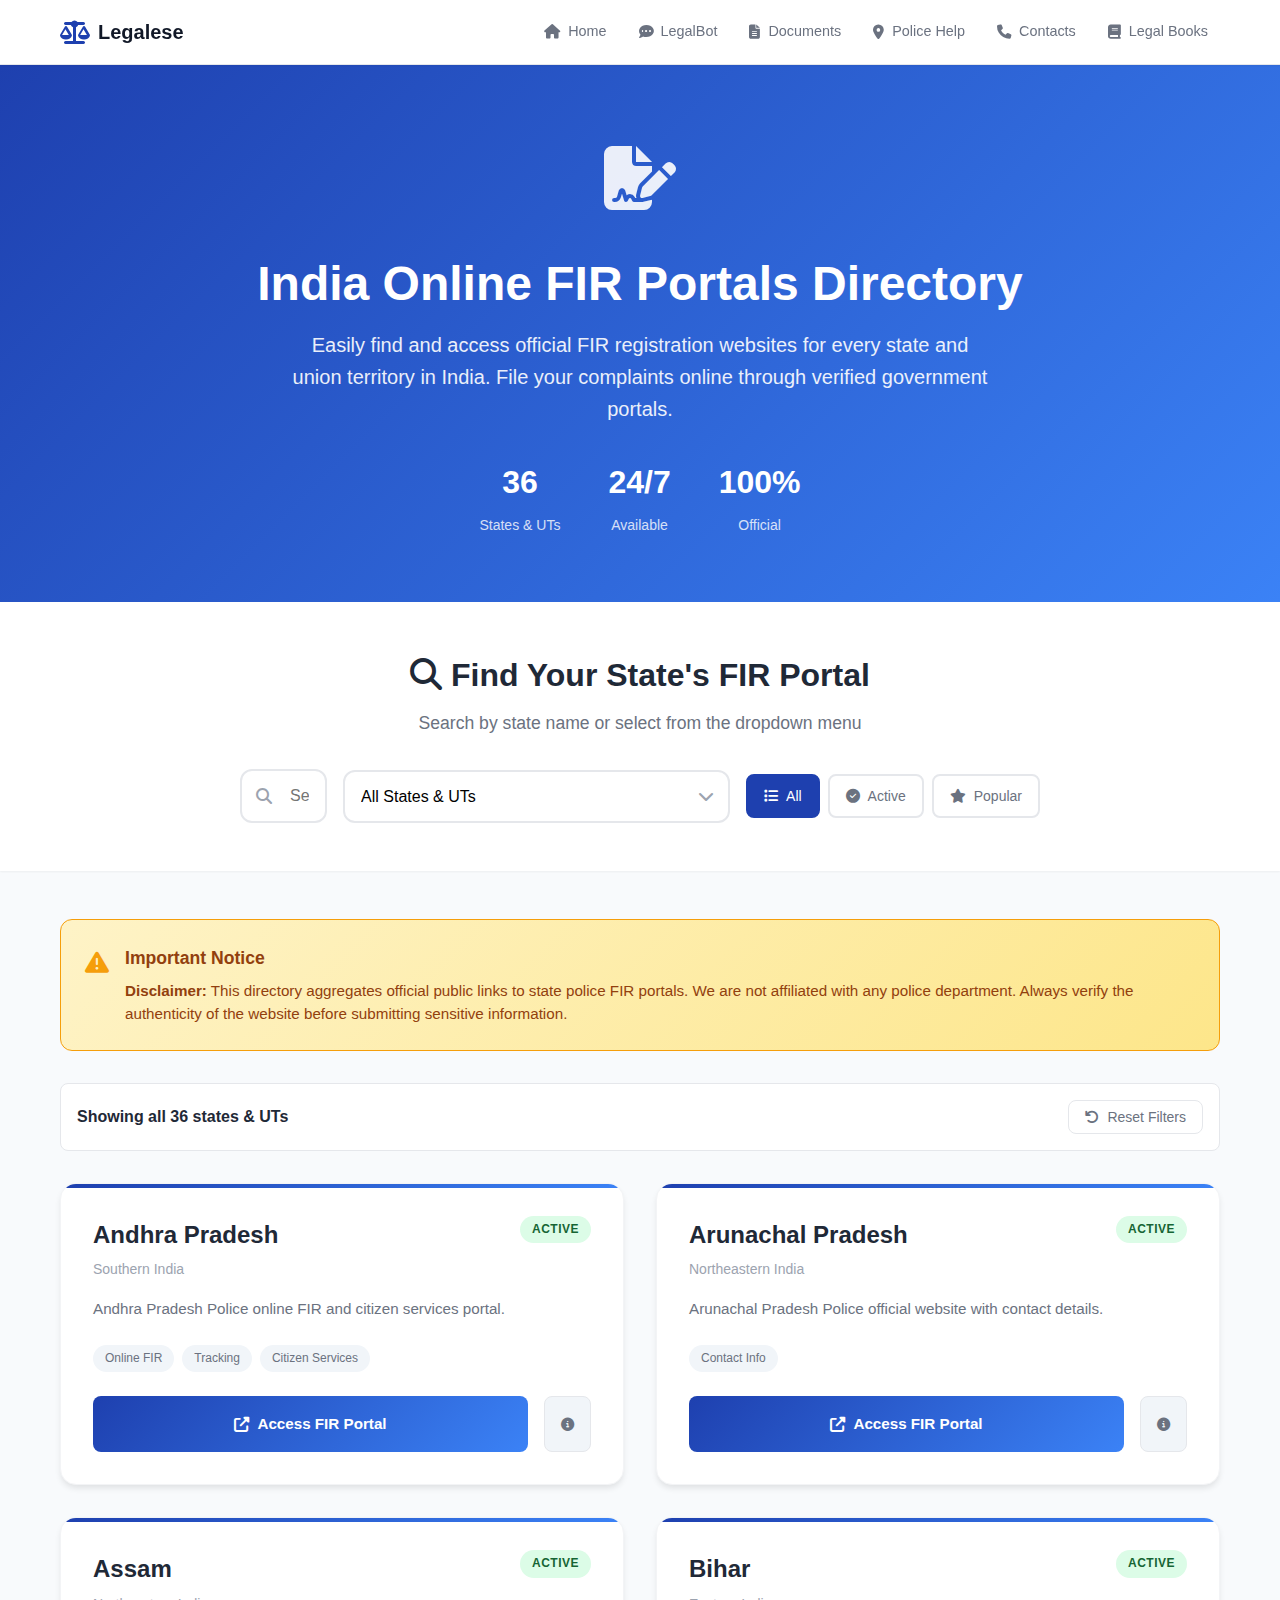
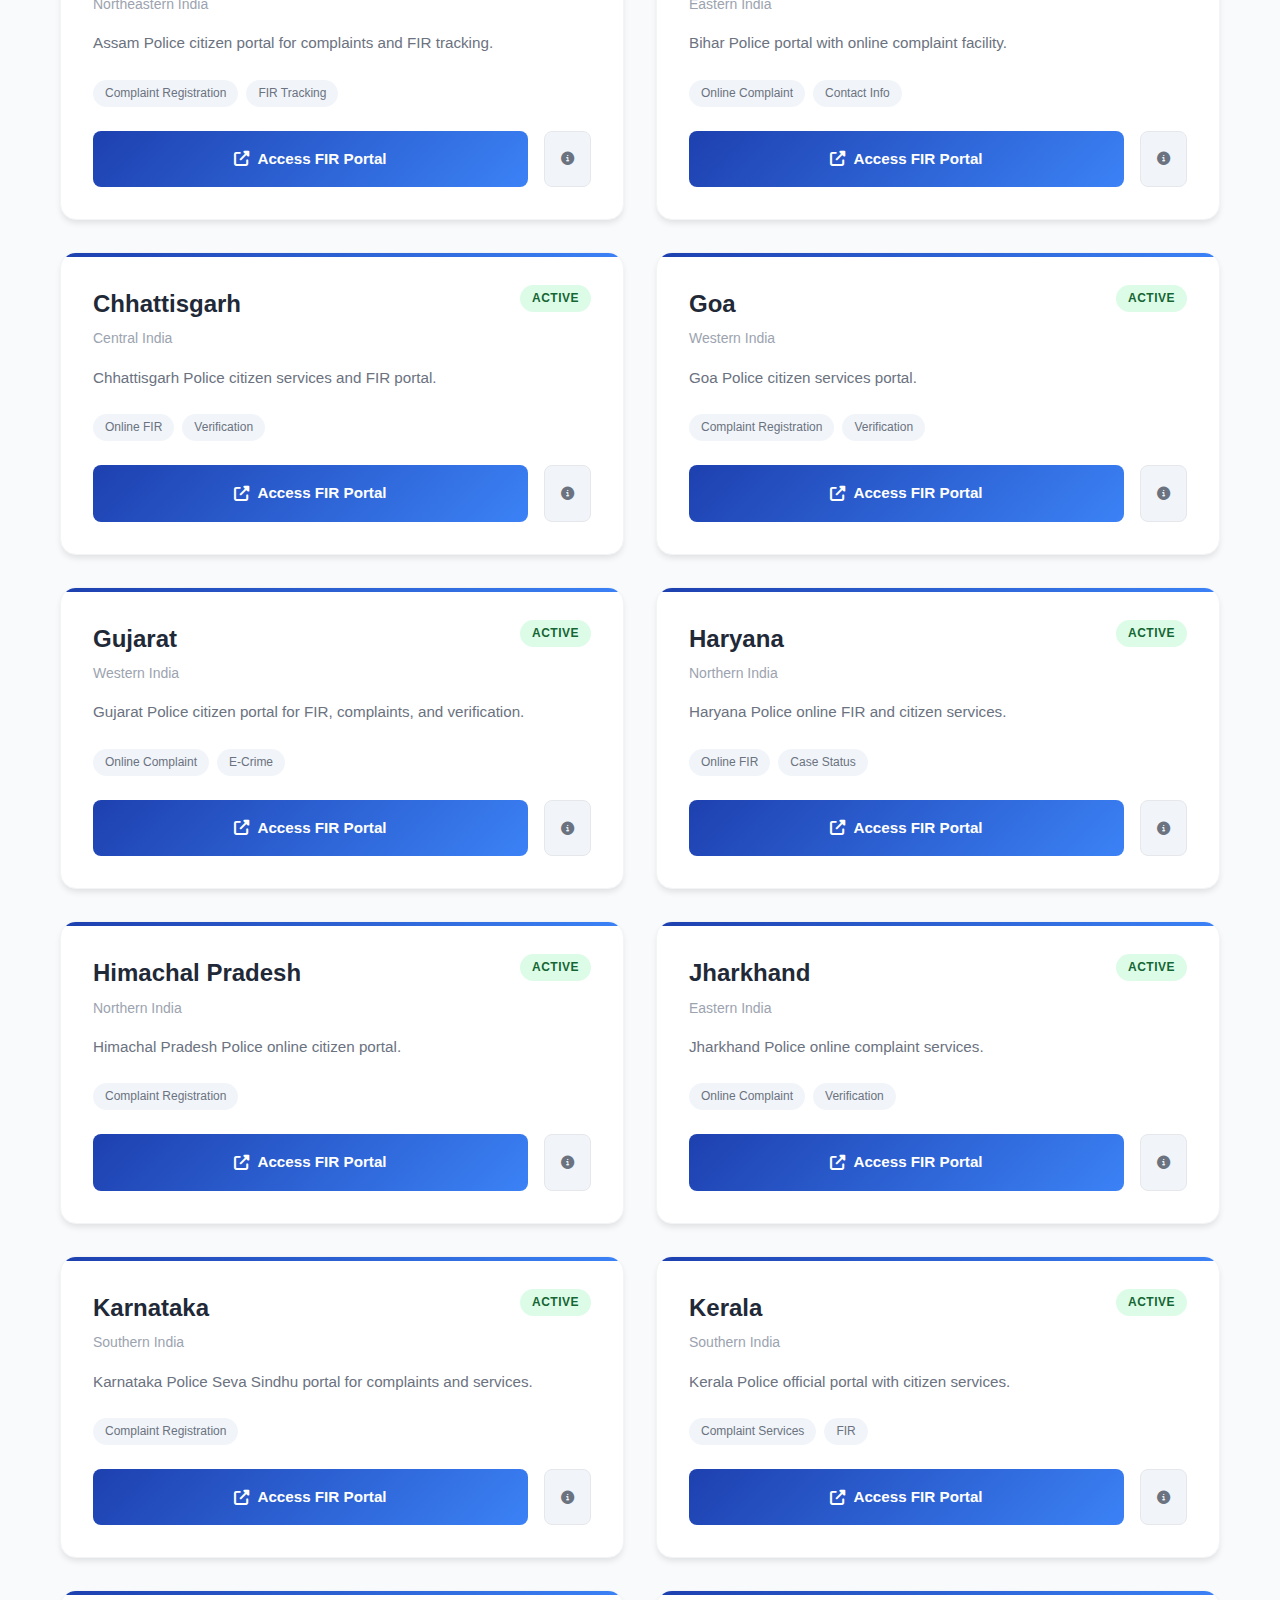
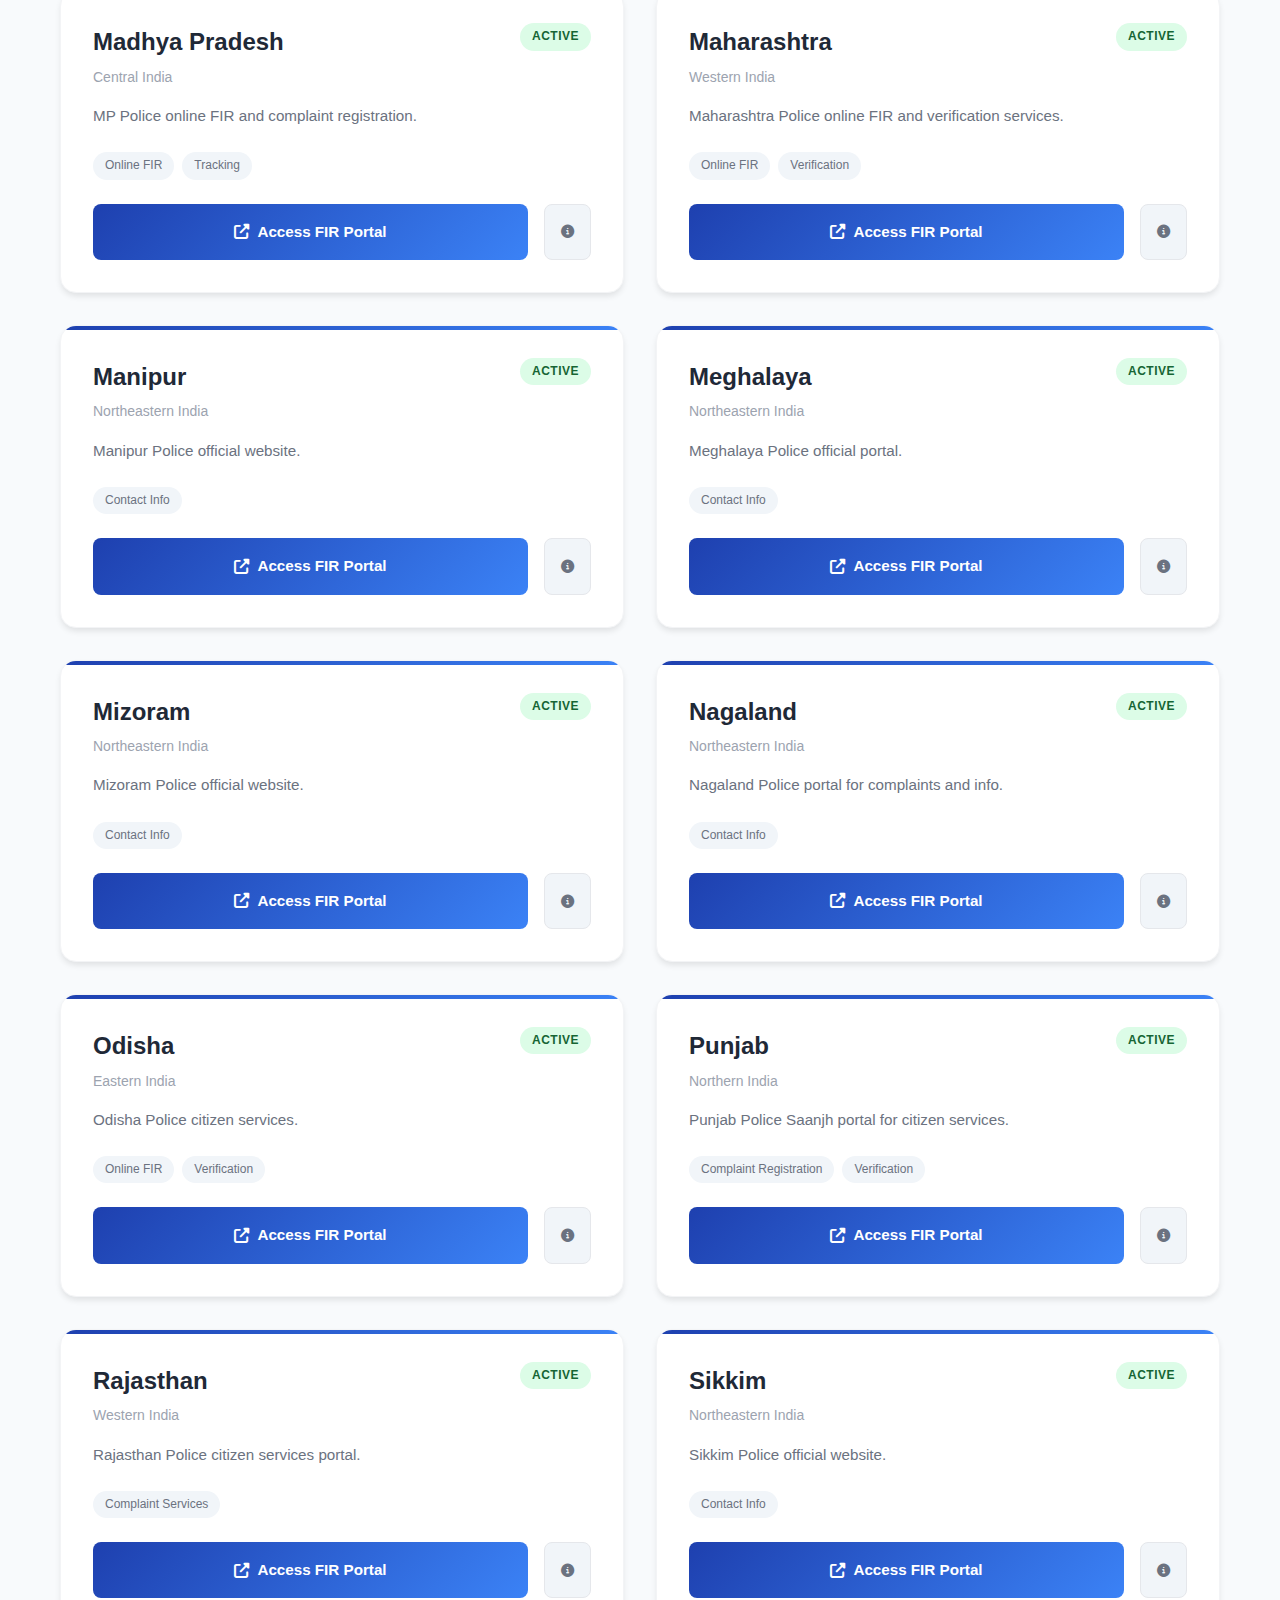
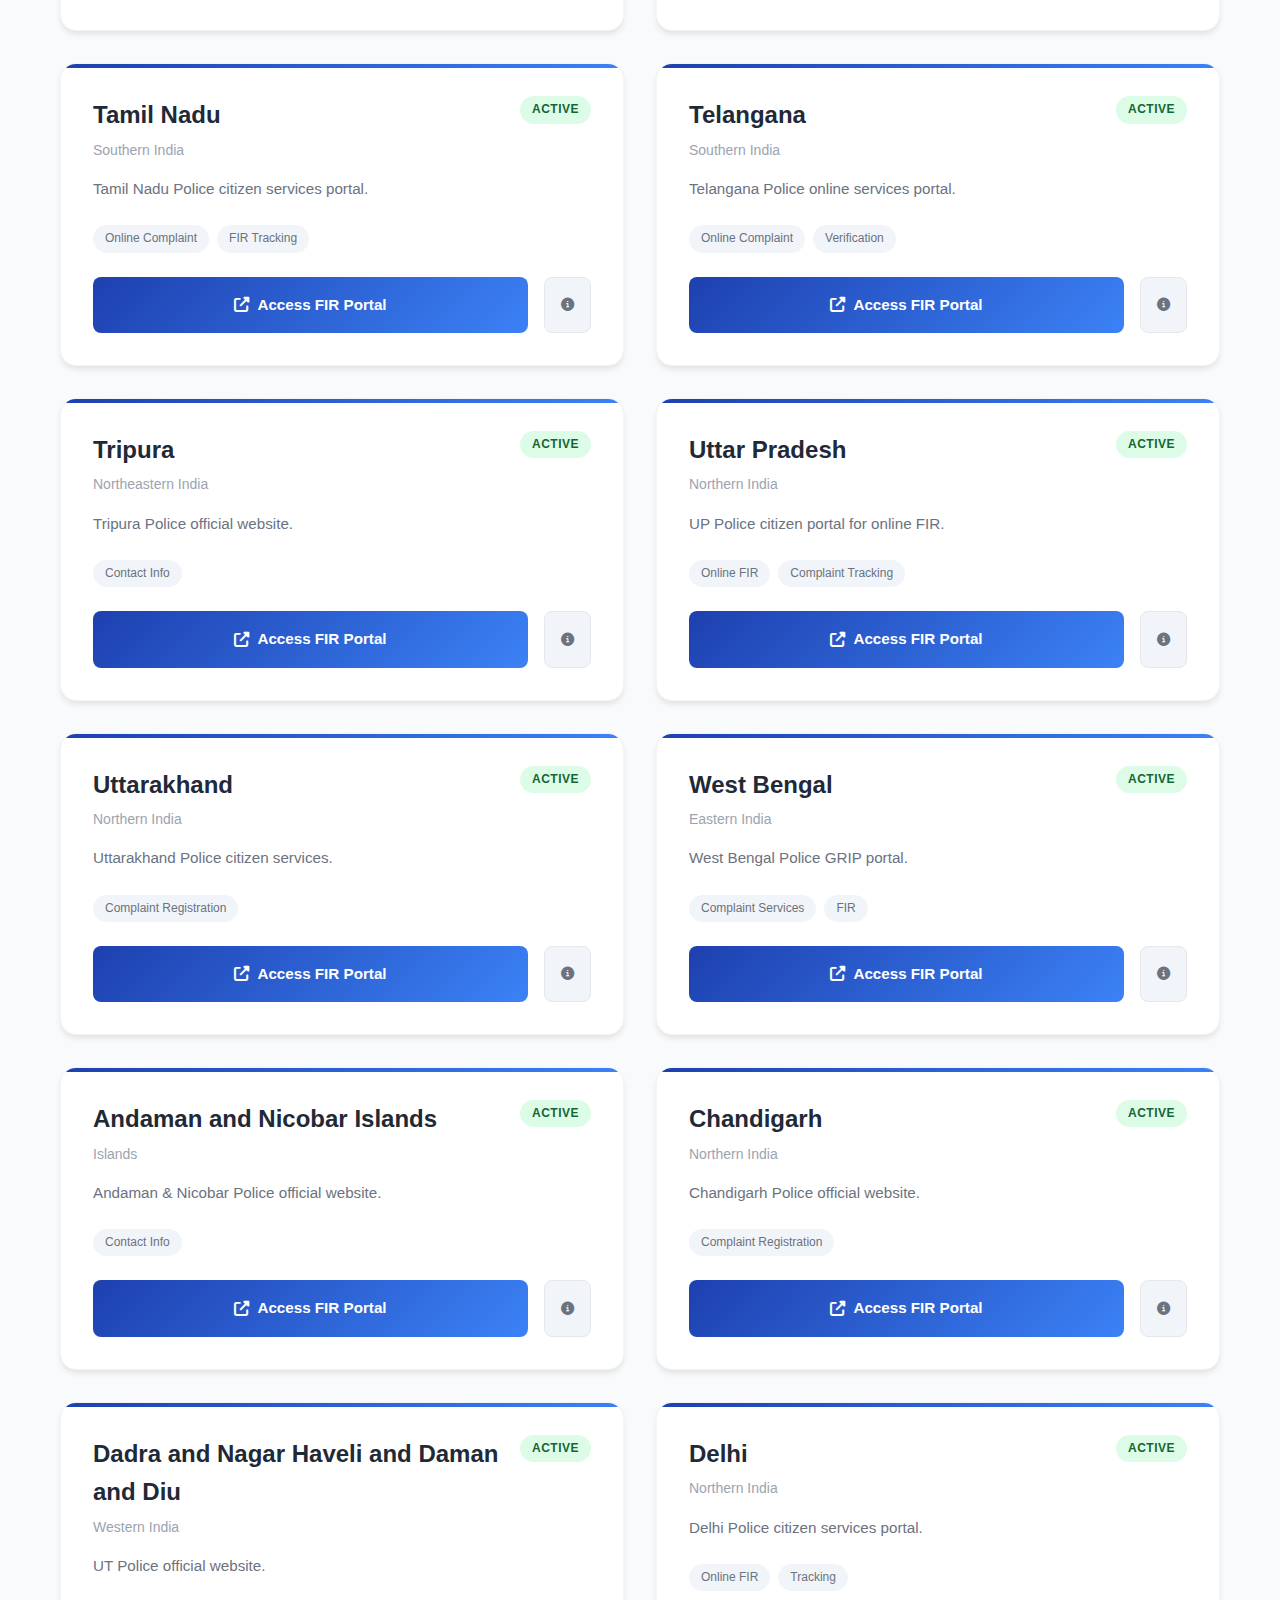
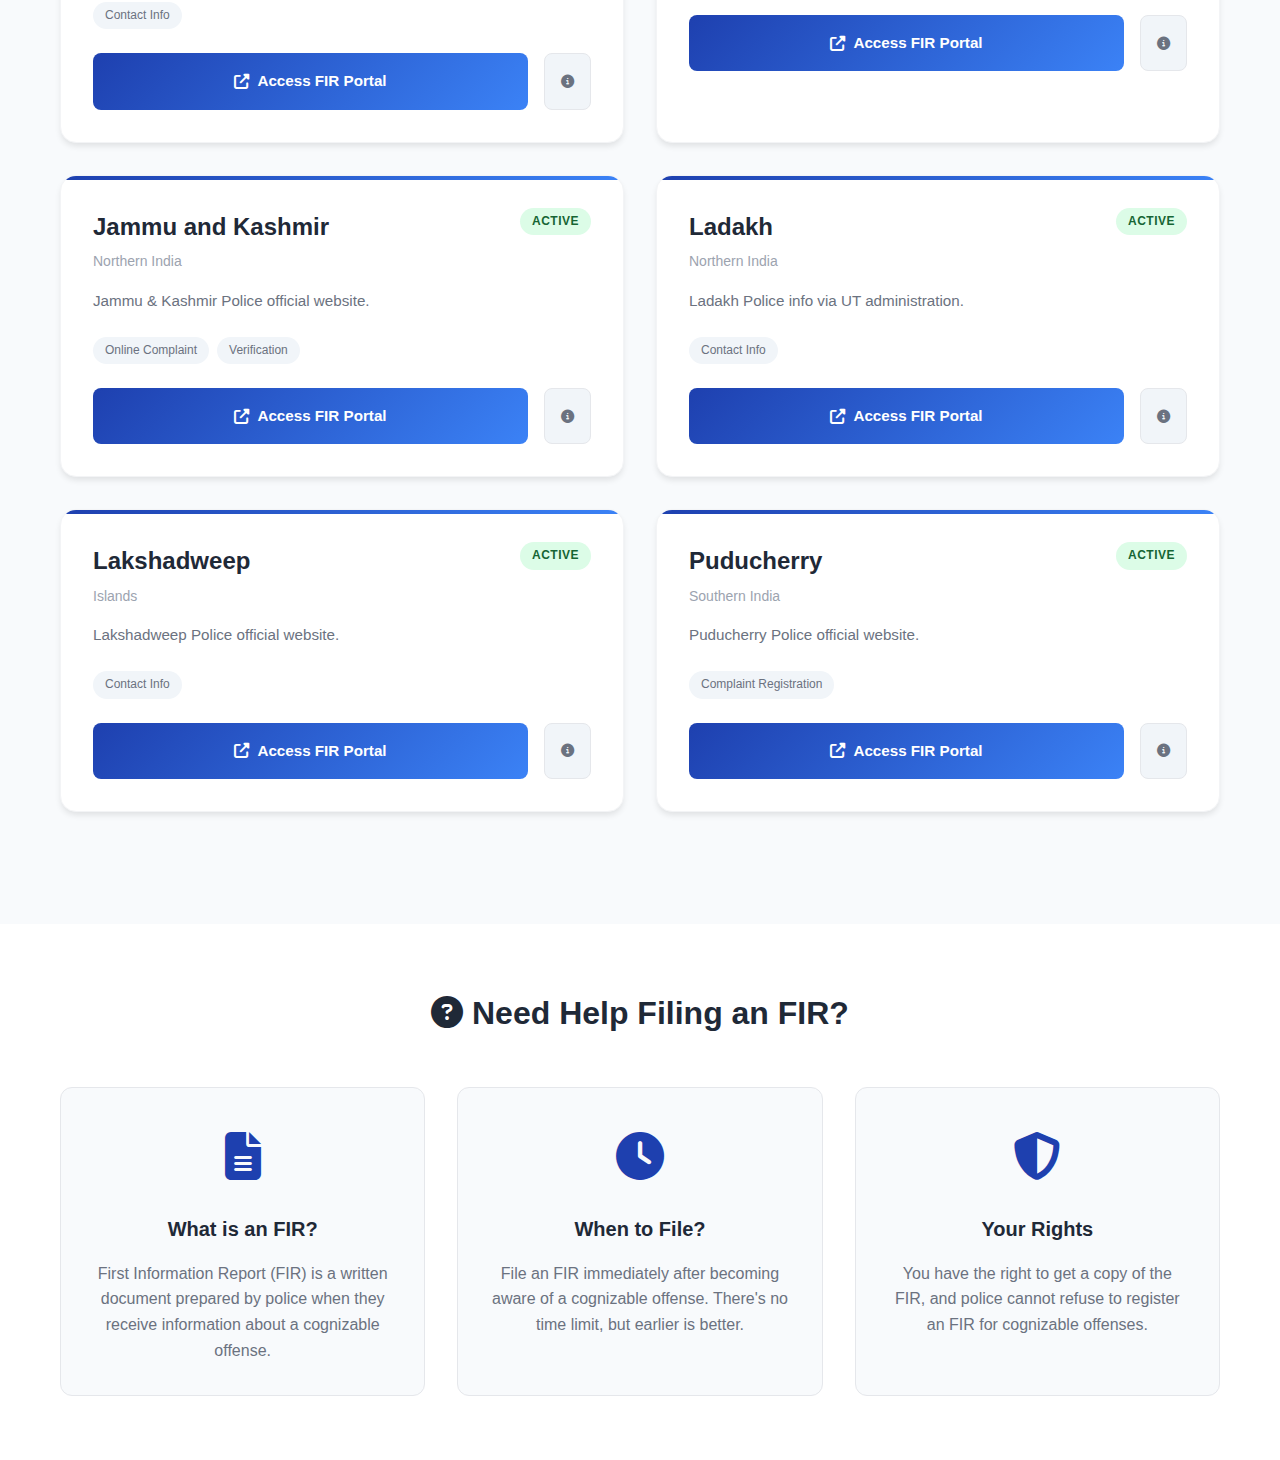
<file: online_fir.html>
<!DOCTYPE html>
<html lang="en">
<head>
    <meta charset="UTF-8">
    <meta name="viewport" content="width=device-width, initial-scale=1.0">
    <title>India Online FIR Portals Directory - Legalese</title>
    <link rel="stylesheet" href="https://cdnjs.cloudflare.com/ajax/libs/font-awesome/6.4.0/css/all.min.css">
    <link rel="stylesheet" href="css/styles.css"><link rel="stylesheet" href="css/fir.css"></head>
<body>
    <nav class="navbar">
        <div class="container">
            <div class="navbar-content">
                <a href="index.html" class="logo">
                    <i class="fas fa-scale-balanced"></i>
                    <span>Legalese</span>
                </a>
                <div class="desktop-nav">
                    <a href="index.html" class="nav-link"><i class="fas fa-home"></i> Home</a>
                    <a href="legalbot.html" class="nav-link"><i class="fas fa-comment-dots"></i> LegalBot</a>
                    <a href="documents.html" class="nav-link"><i class="fas fa-file-alt"></i> Documents</a>
                    <a href="police-stations.html" class="nav-link"><i class="fas fa-map-marker-alt"></i> Police Help</a>
                    <a href="contacts.html" class="nav-link"><i class="fas fa-phone"></i> Contacts</a>
                    <a href="legal-books.html" class="nav-link"><i class="fas fa-book"></i> Legal Books</a>
                </div>
                <button class="mobile-menu-btn" id="mobileMenuBtn">
                    <i class="fas fa-bars"></i>
                </button>
            </div>
            <div class="mobile-nav" id="mobileNav">
                <a href="index.html" class="mobile-nav-link"><i class="fas fa-home"></i> Home</a>
                <a href="legalbot.html" class="mobile-nav-link"><i class="fas fa-comment-dots"></i> LegalBot</a>
                <a href="documents.html" class="mobile-nav-link"><i class="fas fa-file-alt"></i> Documents</a>
                <a href="police-stations.html" class="mobile-nav-link"><i class="fas fa-map-marker-alt"></i> Police Help</a>
                <a href="contacts.html" class="mobile-nav-link"><i class="fas fa-phone"></i> Contacts</a>
                <a href="legal-books.html" class="mobile-nav-link"><i class="fas fa-book"></i> Legal Books</a>
            </div>
        </div>
    </nav>

    <header class="hero-section">
        <div class="container">
            <div class="hero-content">
                <div class="hero-icon">
                    <i class="fas fa-file-signature"></i>
                </div>
                <h1>India Online FIR Portals Directory</h1>
                <p>Easily find and access official FIR registration websites for every state and union territory in India. File your complaints online through verified government portals.</p>
                <div class="hero-stats">
                    <div class="stat-item">
                        <span class="stat-number" id="totalStates">0</span>
                        <span class="stat-label">States & UTs</span>
                    </div>
                    <div class="stat-item">
                        <span class="stat-number">24/7</span>
                        <span class="stat-label">Available</span>
                    </div>
                    <div class="stat-item">
                        <span class="stat-number">100%</span>
                        <span class="stat-label">Official</span>
                    </div>
                </div>
            </div>
        </div>
    </header>

    <section class="search-section">
        <div class="container">
            <div class="search-header">
                <h2><i class="fas fa-search"></i> Find Your State's FIR Portal</h2>
                <p>Search by state name or select from the dropdown menu</p>
            </div>
            <div class="search-container">
                <div class="search-input-wrapper">
                    <i class="fas fa-search search-icon"></i>
                    <input type="text" class="search-input" id="searchInput" placeholder="Search for a state or union territory...">
                    <button class="clear-search" id="clearSearch" title="Clear search">
                        <i class="fas fa-times"></i>
                    </button>
                </div>
                <div class="dropdown-wrapper">
                    <select class="dropdown-select" id="stateSelect">
                        <option value="">All States & UTs</option>
                        <option value="delhi">Delhi</option>
                        <option value="maharashtra">Maharashtra</option>
                        <option value="uttar-pradesh">Uttar Pradesh</option>
                        <option value="karnataka">Karnataka</option>
                        <option value="tamil-nadu">Tamil Nadu</option>
                        <option value="gujarat">Gujarat</option>
                        <option value="rajasthan">Rajasthan</option>
                        <option value="west-bengal">West Bengal</option>
                    </select>
                    <i class="fas fa-chevron-down dropdown-icon"></i>
                </div>
                <div class="filter-buttons">
                    <button class="filter-btn active" data-filter="all">
                        <i class="fas fa-list"></i> All
                    </button>
                    <button class="filter-btn" data-filter="active">
                        <i class="fas fa-check-circle"></i> Active
                    </button>
                    <button class="filter-btn" data-filter="popular">
                        <i class="fas fa-star"></i> Popular
                    </button>
                </div>
            </div>
        </div>
    </section>

    <main class="main-content">
        <div class="container">
            <div class="notice-card">
                <div class="notice-icon">
                    <i class="fas fa-exclamation-triangle"></i>
                </div>
                <div class="notice-content">
                    <h3>Important Notice</h3>
                    <p><strong>Disclaimer:</strong> This directory aggregates official public links to state police FIR portals. We are not affiliated with any police department. Always verify the authenticity of the website before submitting sensitive information.</p>
                </div>
            </div>

            <div class="loading-container" id="loadingContainer">
                <div class="loading-spinner">
                    <div class="spinner"></div>
                    <p>Loading FIR portals...</p>
                </div>
            </div>

            <div class="results-info" id="resultsInfo">
                <span class="results-count" id="resultsCount">0 results found</span>
                <button class="reset-filters" id="resetFilters">
                    <i class="fas fa-undo"></i> Reset Filters
                </button>
            </div>

            <div class="states-grid" id="statesGrid">
                </div>

            <div class="no-results" id="noResults">
                <div class="no-results-icon">
                    <i class="fas fa-search"></i>
                </div>
                <h3>No Results Found</h3>
                <p>Try adjusting your search terms or filters</p>
                <button class="btn-primary" onclick="resetAllFilters()">
                    <i class="fas fa-undo"></i> Reset Search
                </button>
            </div>
        </div>
    </main>

    <section class="help-section">
        <div class="container">
            <div class="help-content">
                <h2><i class="fas fa-question-circle"></i> Need Help Filing an FIR?</h2>
                <div class="help-grid">
                    <div class="help-card">
                        <div class="help-icon">
                            <i class="fas fa-file-alt"></i>
                        </div>
                        <h3>What is an FIR?</h3>
                        <p>First Information Report (FIR) is a written document prepared by police when they receive information about a cognizable offense.</p>
                    </div>
                    <div class="help-card">
                        <div class="help-icon">
                            <i class="fas fa-clock"></i>
                        </div>
                        <h3>When to File?</h3>
                        <p>File an FIR immediately after becoming aware of a cognizable offense. There's no time limit, but earlier is better.</p>
                    </div>
                    <div class="help-card">
                        <div class="help-icon">
                            <i class="fas fa-shield-alt"></i>
                        </div>
                        <h3>Your Rights</h3>
                        <p>You have the right to get a copy of the FIR, and police cannot refuse to register an FIR for cognizable offenses.</p>
                    </div>
                </div>
            </div>
        </div>
    </section>

    <script src="js/main.js"></script>
    <script src="js/fir.js"></script>
</body>
</html>
</file>
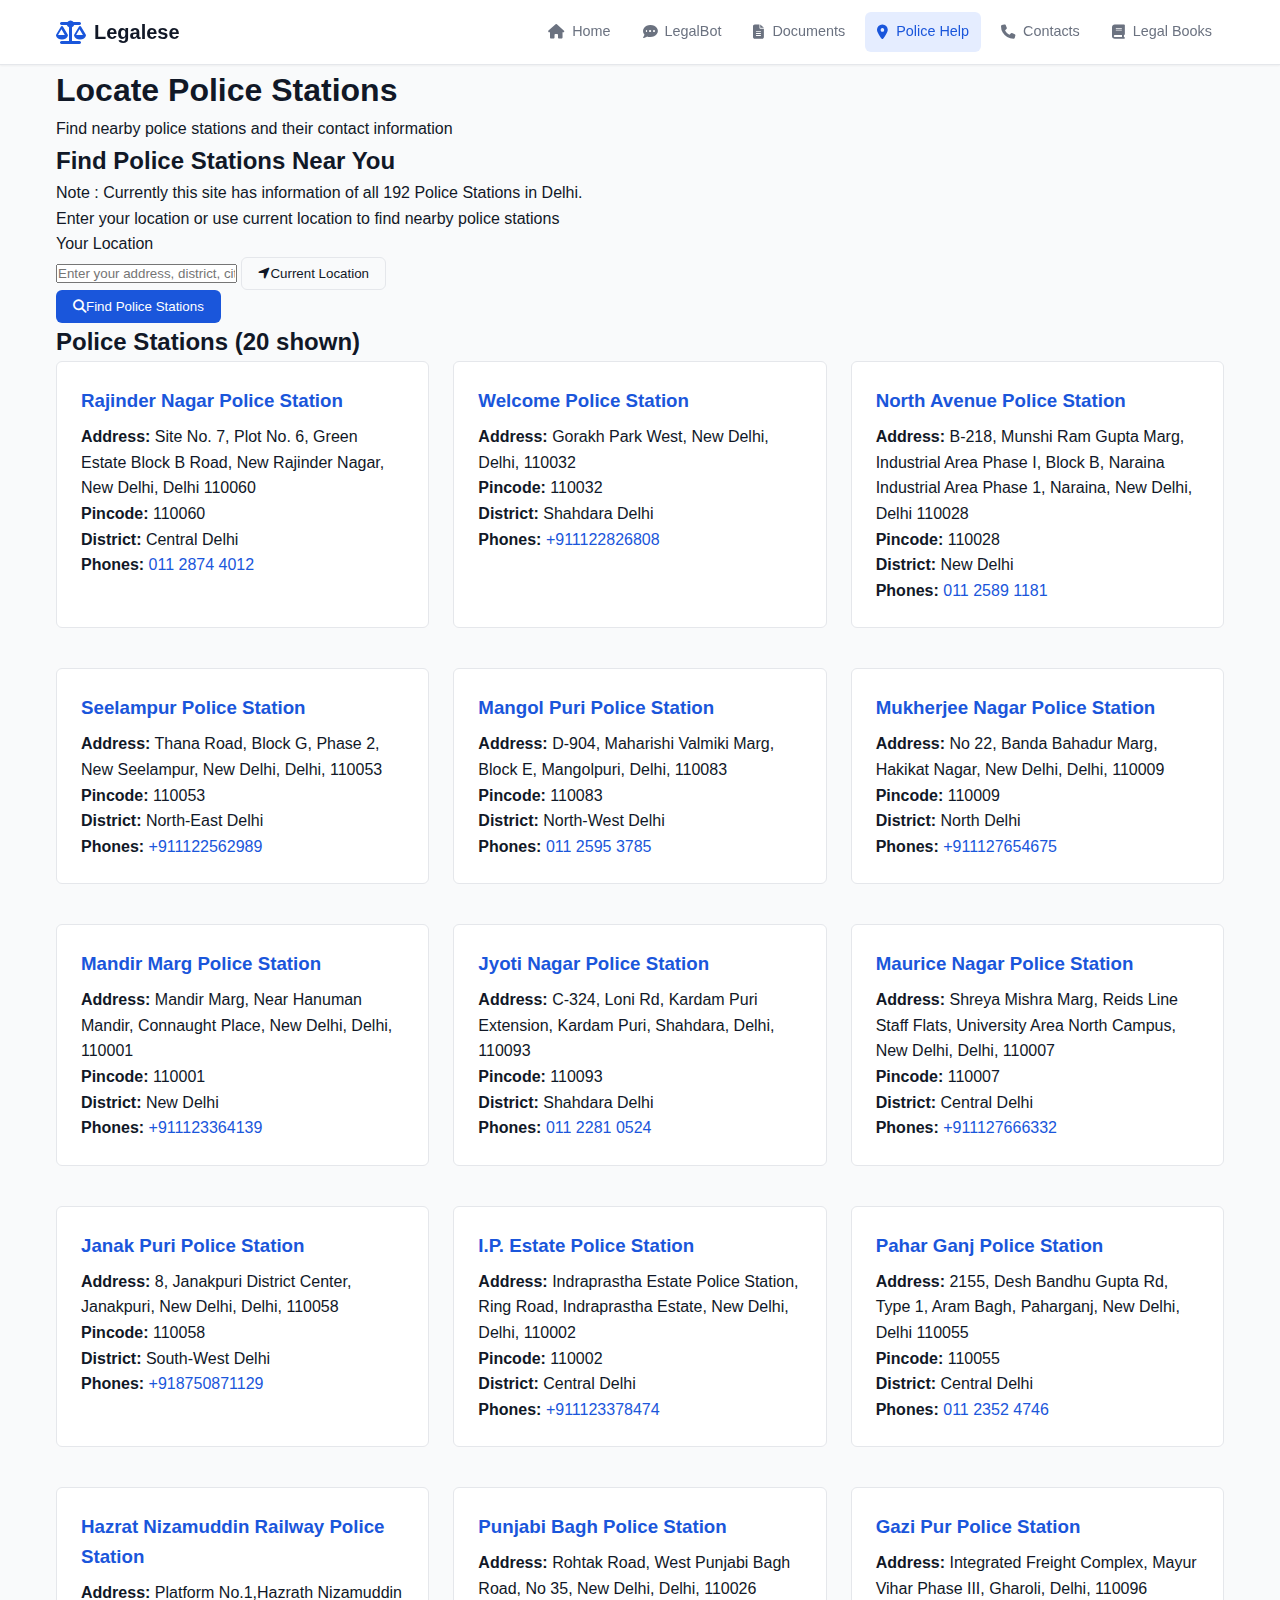
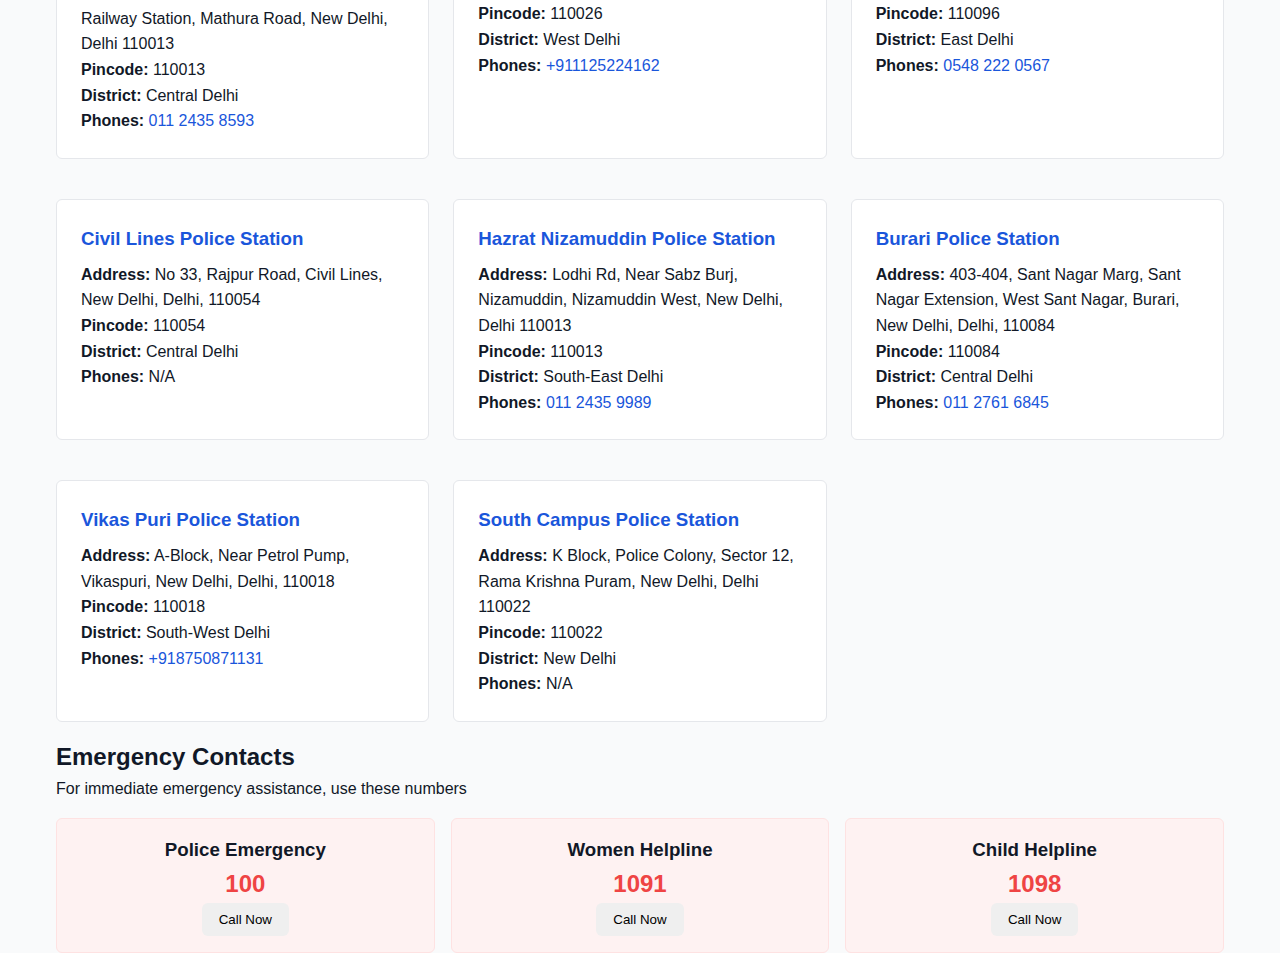
<file: police-stations.html>
<!DOCTYPE html>
<html lang="en">
<head>
  <meta charset="UTF-8">
  <meta name="viewport" content="width=device-width, initial-scale=1.0">
  <title>Police Stations - Legalese</title>
  <link rel="stylesheet" href="css/styles.css">
  <link rel="stylesheet" href="https://cdnjs.cloudflare.com/ajax/libs/font-awesome/6.4.0/css/all.min.css">
</head>
<body class="page-stations">
  <nav class="navbar">
    <div class="container">
      <div class="navbar-content">
        <a href="index.html" class="logo">
          <i class="fas fa-scale-balanced"></i>
          <span>Legalese</span>
        </a>
        <div class="desktop-nav">
          <a href="index.html" class="nav-link"><i class="fas fa-home"></i> Home</a>
          <a href="legalbot.html" class="nav-link"><i class="fas fa-comment-dots"></i> LegalBot</a>
          <a href="documents.html" class="nav-link"><i class="fas fa-file-alt"></i> Documents</a>
          <a href="police-stations.html" class="nav-link active"><i class="fas fa-map-marker-alt"></i> Police Help</a>
          <a href="contacts.html" class="nav-link"><i class="fas fa-phone"></i> Contacts</a>
          <a href="legal-books.html" class="nav-link"><i class="fas fa-book"></i> Legal Books</a>
        </div>
        <button class="mobile-menu-btn">
          <i class="fas fa-bars"></i>
        </button>
      </div>
    </div>
  </nav>

  <div class="mobile-nav">
    <a href="index.html" class="nav-link"><i class="fas fa-home"></i> Home</a>
    <a href="legalbot.html" class="nav-link"><i class="fas fa-comment-dots"></i> LegalBot</a>
    <a href="documents.html" class="nav-link"><i class="fas fa-file-alt"></i> Documents</a>
    <a href="police-stations.html" class="nav-link active"><i class="fas fa-map-marker-alt"></i> Police Help</a>
    <a href="contacts.html" class="nav-link"><i class="fas fa-phone"></i> Contacts</a>
    <a href="legal-books.html" class="nav-link"><i class="fas fa-book"></i> Legal Books</a>
    <a href="lawyer-connect.html" class="nav-link"><i class="fas fa-scale-balanced"></i> Lawyers</a>
    <a href="case-finder.html" class="nav-link"><i class="fas fa-search"></i> Case Finder</a>
    <a href="anonymous-report.html" class="nav-link"><i class="fas fa-shield-alt"></i> Tips</a>
  </div>

  <div class="container page-container">
    <div class="page-header">
      <h1>Locate Police Stations</h1>
      <p>Find nearby police stations and their contact information</p>
    </div>

    <div class="card mb-4">
      <div class="card-header">
        <h2>Find Police Stations Near You</h2>
                <p>Note : Currently this site has information of all 192 Police Stations in Delhi.</p>
        <p>Enter your location or use current location to find nearby police stations</p>

      </div>
      <div class="card-body">
        <div class="form-group">
          <label for="location">Your Location</label>
          <div class="location-input">
            <input type="text" id="location" placeholder="Enter your address, district, city, or PIN code">
            <button id="current-location-btn" class="btn btn-outline">
              <i class="fas fa-location-arrow"></i> Current Location
            </button>
          </div>
        </div>
        <button id="find-stations-btn" class="btn btn-primary">
          <i class="fas fa-search"></i> Find Police Stations
        </button>
      </div>
    </div>

    <div id="stations-results" class="hidden">
      <h2 id="stations-count">Police Stations Near You (0 found)</h2>

      <div id="stations-grid" class="stations-grid">
        </div>
    </div>

    <div class="card emergency-card">
      <div class="card-header">
        <h2 class="text-red">Emergency Contacts</h2>
        <p class="text-red">For immediate emergency assistance, use these numbers</p>
      </div>
      <div class="card-body">
        <div class="emergency-grid">
          <div class="emergency-contact">
            <h3>Police Emergency</h3>
            <p class="emergency-number">100</p>
            <button class="btn btn-red btn-sm" onclick="window.open('tel:100')">Call Now</button>
          </div>
          <div class="emergency-contact">
            <h3>Women Helpline</h3>
            <p class="emergency-number">1091</p>
            <button class="btn btn-red btn-sm" onclick="window.open('tel:1091')">Call Now</button>
          </div>
          <div class="emergency-contact">
            <h3>Child Helpline</h3>
            <p class="emergency-number">1098</p>
            <button class="btn btn-red btn-sm" onclick="window.open('tel:1098')">Call Now</button>
          </div>
        </div>
      </div>
    </div>
  </div>

  <script src="js/main.js"></script>
  <script src="js/police-stations.js"></script>
</body>
</html>
</file>
<file: css/finder.css>
* {
  margin: 0;
  padding: 0;
  box-sizing: border-box;
}

body {
  font-family: "Inter", -apple-system, BlinkMacSystemFont, "Segoe UI", Roboto, sans-serif;
  line-height: 1.6;
  color: #333;
  background: linear-gradient(135deg, #f8fafc 0%, #e2e8f0 100%);
  min-height: 100vh;
  display: flex;
  flex-direction: column;
}

.container {
  max-width: 1200px;
  margin: 0 auto;
  padding: 0 20px;
}

/* Header Styles - Blue theme colors */
.header {
  background: linear-gradient(135deg, #1e40af 0%, #3b82f6 100%);
  color: white;
  padding: 2rem 0;
  box-shadow: 0 10px 25px -5px rgba(59, 130, 246, 0.3);
  position: relative;
  overflow: hidden;
}

.header::before {
  content: "";
  position: absolute;
  top: 0;
  left: 0;
  right: 0;
  bottom: 0;
  background: url('data:image/svg+xml,<svg xmlns="http://www.w3.org/2000/svg" viewBox="0 0 100 100"><defs><pattern id="grain" width="100" height="100" patternUnits="userSpaceOnUse"><circle cx="25" cy="25" r="1" fill="rgba(255,255,255,0.1)"/><circle cx="75" cy="75" r="1" fill="rgba(255,255,255,0.1)"/></pattern></defs><rect width="100" height="100" fill="url(%23grain)"/></svg>');
  opacity: 0.3;
}

.header .container {
  display: flex;
  justify-content: space-between;
  align-items: center;
  position: relative;
  z-index: 1;
}

.logo-section {
  display: flex;
  flex-direction: column;
  gap: 0.5rem;
}

.logo {
  font-size: 3rem;
  filter: drop-shadow(0 4px 8px rgba(0, 0, 0, 0.2));
  animation: float 3s ease-in-out infinite;
}


.title {
  font-size: 2.25rem;
  font-weight: 700;
  letter-spacing: -0.025em;
  text-shadow: 0 2px 4px rgba(0, 0, 0, 0.1);
}

.subtitle {
  font-size: 1.125rem;
  opacity: 0.9;
  font-weight: 400;
}

.stats {
  display: flex;
  gap: 2rem;
}

.stat-item {
  text-align: center;
  background: rgba(255, 255, 255, 0.15);
  padding: 1rem;
  border-radius: 12px;
  backdrop-filter: blur(10px);
  border: 1px solid rgba(255, 255, 255, 0.2);
}

.stat-number {
  display: block;
  font-size: 1.5rem;
  font-weight: 700;
}

.stat-label {
  font-size: 0.875rem;
  opacity: 0.8;
}

/* Main Content */
.main {
  flex: 1;
  padding: 3rem 0;
  transition: opacity 0.3s ease;
}

.search-section {
  margin-bottom: 2rem;
}

.search-container {
  background: white;
  border-radius: 20px;
  padding: 2.5rem;
  box-shadow: 0 20px 25px -5px rgba(59, 130, 246, 0.1), 0 10px 10px -5px rgba(59, 130, 246, 0.04);
  max-width: 900px;
  margin: 0 auto;
  border: 1px solid rgba(255, 255, 255, 0.8);
}

.input-label {
  display: block;
  font-size: 1.25rem;
  font-weight: 600;
  color: #374151;
  margin-bottom: 1rem;
}

.case-input {
  width: 100%;
  padding: 1.25rem;
  border: 2px solid #bfdbfe;
  border-radius: 16px;
  font-size: 1rem;
  font-family: inherit;
  resize: vertical;
  transition: all 0.3s ease;
  background: linear-gradient(135deg, #f8fafc 0%, #f1f5f9 100%);
  min-height: 120px;
}

.case-input:focus {
  outline: none;
  border-color: #3b82f6;
  background: white;
  box-shadow: 0 0 0 4px rgba(59, 130, 246, 0.1);
  transform: translateY(-2px);
}

.search-controls {
  display: flex;
  gap: 1rem;
  margin-top: 1.5rem;
}

.search-button {
  flex: 1;
  background: linear-gradient(135deg, #1e40af 0%, #3b82f6 100%);
  color: white;
  border: none;
  padding: 1.25rem 2rem;
  border-radius: 16px;
  font-size: 1.125rem;
  font-weight: 600;
  cursor: pointer;
  transition: all 0.3s ease;
  display: flex;
  align-items: center;
  justify-content: center;
  gap: 0.5rem;
  position: relative;
  overflow: hidden;
}

.search-button::before {
  content: "";
  position: absolute;
  top: 0;
  left: -100%;
  width: 100%;
  height: 100%;
  background: linear-gradient(90deg, transparent, rgba(255, 255, 255, 0.2), transparent);
  transition: left 0.5s;
}

.search-button:hover::before {
  left: 100%;
}

.search-button:hover {
  transform: translateY(-3px);
  box-shadow: 0 15px 35px -5px rgba(59, 130, 246, 0.4);
}

.clear-button {
  background: #f3f4f6;
  color: #6b7280;
  border: 2px solid #e5e7eb;
  padding: 1.25rem 1.5rem;
  border-radius: 16px;
  font-weight: 600;
  cursor: pointer;
  transition: all 0.2s ease;
}

.clear-button:hover {
  background: #e5e7eb;
  color: #374151;
}

.loading-spinner {
  width: 20px;
  height: 20px;
  border: 2px solid rgba(255, 255, 255, 0.3);
  border-radius: 50%;
  border-top-color: white;
  animation: spin 1s ease-in-out infinite;
}

@keyframes spin {
  to {
    transform: rotate(360deg);
  }
}

/* Filters Section */
.filters-section {
  margin-top: 2rem;
  padding: 1.5rem;
  background: #f1f5f9;
  border-radius: 16px;
  border: 2px solid #bfdbfe;
}

.filters-title {
  font-size: 1.125rem;
  font-weight: 600;
  color: #374151;
  margin-bottom: 1rem;
}

.filters-grid {
  display: grid;
  grid-template-columns: repeat(auto-fit, minmax(200px, 1fr));
  gap: 1rem;
  margin-bottom: 1rem;
}

.filter-group {
  display: flex;
  flex-direction: column;
  gap: 0.5rem;
}

.filter-group label {
  font-weight: 500;
  color: #374151;
  font-size: 0.875rem;
}

.filter-select {
  padding: 0.75rem;
  border: 1px solid #bfdbfe;
  border-radius: 8px;
  background: white;
  font-size: 0.875rem;
  transition: all 0.2s ease;
}

.filter-select:focus {
  outline: none;
  border-color: #3b82f6;
  box-shadow: 0 0 0 3px rgba(59, 130, 246, 0.1);
}

.apply-filters-btn {
  background: #16a34a;
  color: white;
  border: none;
  padding: 0.75rem 1.5rem;
  border-radius: 8px;
  font-weight: 500;
  cursor: pointer;
  transition: all 0.2s ease;
}

.apply-filters-btn:hover {
  background: #15803d;
  transform: translateY(-1px);
}

.toggle-filters-btn {
  width: 100%;
  background: transparent;
  border: 2px dashed #bfdbfe;
  padding: 1rem;
  border-radius: 12px;
  color: #3b82f6;
  cursor: pointer;
  margin-top: 1rem;
  display: flex;
  align-items: center;
  justify-content: center;
  gap: 0.5rem;
  transition: all 0.2s ease;
}

.toggle-filters-btn:hover {
  border-color: #3b82f6;
  color: #1e40af;
}

.filter-arrow {
  transition: transform 0.3s ease;
}

.filter-arrow.rotated {
  transform: rotate(180deg);
}

/* Suggestions Section */
.suggestions-section {
  margin-bottom: 2rem;
  text-align: center;
}

.suggestions-title {
  font-size: 1.25rem;
  font-weight: 600;
  color: #374151;
  margin-bottom: 1rem;
}

.suggestions-container {
  display: flex;
  flex-wrap: wrap;
  gap: 0.75rem;
  justify-content: center;
  max-width: 900px;
  margin: 0 auto;
}

.suggestion-chip {
  background: white;
  border: 2px solid #bfdbfe;
  padding: 0.75rem 1.25rem;
  border-radius: 25px;
  font-size: 0.875rem;
  font-weight: 500;
  cursor: pointer;
  transition: all 0.2s ease;
  color: #3b82f6;
}

.suggestion-chip:hover {
  border-color: #3b82f6;
  color: white;
  background: #3b82f6;
  transform: translateY(-2px);
  box-shadow: 0 4px 12px rgba(59, 130, 246, 0.25);
}

/* Results Summary */
.results-summary {
  background: white;
  border-radius: 16px;
  padding: 1.5rem;
  margin-bottom: 1.5rem;
  box-shadow: 0 4px 6px -1px rgba(59, 130, 246, 0.1);
  display: flex;
  justify-content: space-between;
  align-items: center;
  border-left: 4px solid #3b82f6;
}

.summary-content h3 {
  font-size: 1.25rem;
  font-weight: 600;
  color: #1f2937;
  margin-bottom: 0.5rem;
}

.summary-stats {
  display: flex;
  gap: 1.5rem;
}

.summary-stat {
  display: flex;
  flex-direction: column;
  gap: 0.25rem;
}

.summary-label {
  font-size: 0.75rem;
  color: #6b7280;
  font-weight: 500;
}

.summary-value {
  font-size: 0.875rem;
  font-weight: 600;
  color: #3b82f6;
}

.sort-controls {
  display: flex;
  align-items: center;
  gap: 0.5rem;
}

.sort-select {
  padding: 0.5rem;
  border: 1px solid #bfdbfe;
  border-radius: 8px;
  background: white;
  font-size: 0.875rem;
}

/* Results Section */
.results-section {
  margin-top: 2rem;
}

.results-container {
  display: grid;
  grid-template-columns: repeat(auto-fit, minmax(380px, 1fr));
  gap: 1.5rem;
}

.case-card {
  background: white;
  border-radius: 20px;
  padding: 2rem;
  box-shadow: 0 10px 15px -3px rgba(59, 130, 246, 0.1), 0 4px 6px -2px rgba(59, 130, 246, 0.05);
  transition: all 0.3s ease;
  border: 1px solid #bfdbfe;
  position: relative;
  overflow: hidden;
}

.case-card::before {
  content: "";
  position: absolute;
  top: 0;
  left: 0;
  right: 0;
  height: 4px;
  background: linear-gradient(90deg, #3b82f6, #16a34a, #eab308);
}

.case-card:hover {
  transform: translateY(-8px);
  box-shadow: 0 25px 50px -12px rgba(59, 130, 246, 0.2);
  border-color: #3b82f6;
}

.case-header {
  display: flex;
  justify-content: space-between;
  align-items: flex-start;
  margin-bottom: 1rem;
}

.case-title {
  font-size: 1.25rem;
  font-weight: 700;
  color: #1f2937;
  line-height: 1.4;
  flex: 1;
  margin-right: 1rem;
}

.relevance-score {
  background: linear-gradient(135deg, #16a34a, #15803d);
  color: white;
  padding: 0.25rem 0.75rem;
  border-radius: 20px;
  font-size: 0.75rem;
  font-weight: 600;
  white-space: nowrap;
}

.case-meta {
  display: flex;
  flex-wrap: wrap;
  gap: 0.5rem;
  margin-bottom: 1rem;
}

.case-year,
.case-category,
.case-jurisdiction,
.case-outcome {
  font-size: 0.75rem;
  font-weight: 500;
  padding: 0.25rem 0.75rem;
  border-radius: 15px;
  white-space: nowrap;
}

.case-year {
  background: #fef3c7;
  color: #d97706;
}

.case-category {
  background: #ddd6fe;
  color: #7c3aed;
}

.case-jurisdiction {
  background: #d1fae5;
  color: #059669;
}

.case-outcome {
  background: #dbeafe;
  color: #2563eb;
}

.case-number,
.case-judge {
  font-size: 0.875rem;
  color: #6b7280;
  margin-bottom: 0.5rem;
}

.legal-provisions {
  background: #f8fafc;
  padding: 1rem;
  border-radius: 8px;
  margin: 1rem 0;
  border-left: 3px solid #3b82f6;
  font-size: 0.875rem;
  color: #4b5563;
}

.case-summary {
  color: #4b5563;
  margin-bottom: 1.5rem;
  line-height: 1.7;
  font-size: 0.95rem;
}

.case-actions {
  display: flex;
  gap: 0.75rem;
}

.read-more-btn {
  background: #f1f5f9;
  color: #3b82f6;
  border: 2px solid #bfdbfe;
  padding: 0.75rem 1.25rem;
  border-radius: 12px;
  font-weight: 600;
  cursor: pointer;
  transition: all 0.2s ease;
  text-decoration: none;
  display: inline-flex;
  align-items: center;
  gap: 0.5rem;
  font-size: 0.875rem;
}

.read-more-btn:hover {
  background: #3b82f6;
  color: white;
  border-color: #3b82f6;
  transform: translateY(-1px);
}

.bookmark-btn {
  background: transparent;
  border: 2px solid #bfdbfe;
  color: #3b82f6;
  padding: 0.75rem;
  border-radius: 12px;
  cursor: pointer;
  transition: all 0.2s ease;
  font-size: 1.125rem;
}

.bookmark-btn:hover {
  border-color: #60a5fa;
  color: #60a5fa;
}

/* No Results */
.no-results {
  text-align: center;
  padding: 4rem 2rem;
  background: white;
  border-radius: 20px;
  box-shadow: 0 4px 6px -1px rgba(59, 130, 246, 0.1);
  border-left: 4px solid #3b82f6;
}

.no-results-content {
  max-width: 600px;
  margin: 0 auto;
}

.no-results-icon {
  font-size: 4rem;
  margin-bottom: 1.5rem;
  opacity: 0.6;
}

.no-results h3 {
  font-size: 1.5rem;
  font-weight: 600;
  color: #374151;
  margin-bottom: 1rem;
}

.no-results p {
  color: #6b7280;
  line-height: 1.6;
  margin-bottom: 2rem;
}

.no-results-suggestions {
  text-align: left;
  background: #f1f5f9;
  padding: 1.5rem;
  border-radius: 12px;
  border: 2px solid #bfdbfe;
}

.no-results-suggestions h4 {
  color: #3b82f6;
  margin-bottom: 0.75rem;
  font-weight: 600;
}

.no-results-suggestions ul {
  color: #6b7280;
  padding-left: 1.25rem;
}

.no-results-suggestions li {
  margin-bottom: 0.5rem;
}

/* Footer */
.footer {
  background: #1f2937;
  color: #9ca3af;
  padding: 2rem 0;
  margin-top: 4rem;
}

.footer-content {
  display: grid;
  grid-template-columns: repeat(auto-fit, minmax(250px, 1fr));
  gap: 2rem;
}

.footer-section h4 {
  color: white;
  font-weight: 600;
  margin-bottom: 0.75rem;
}

.footer-section p {
  font-size: 0.875rem;
  line-height: 1.6;
}

/* Responsive Design */
@media (max-width: 768px) {
  .container {
    padding: 0 16px;
  }

  .header .container {
    flex-direction: column;
    gap: 1.5rem;
    text-align: center;
  }

  .stats {
    justify-content: center;
  }

  .title {
    font-size: 1.75rem;
  }

  .search-container {
    padding: 1.5rem;
    margin: 0 1rem;
  }

  .search-controls {
    flex-direction: column;
  }

  .filters-grid {
    grid-template-columns: 1fr;
  }

  .suggestions-container {
    justify-content: center;
  }

  .results-container {
    grid-template-columns: 1fr;
    gap: 1rem;
  }

  .case-card {
    padding: 1.5rem;
  }

  .case-header {
    flex-direction: column;
    gap: 0.75rem;
  }

  .case-title {
    margin-right: 0;
  }

  .results-summary {
    flex-direction: column;
    gap: 1rem;
    text-align: center;
  }

  .summary-stats {
    justify-content: center;
  }

  .main {
    padding: 2rem 0;
  }
}

@media (max-width: 480px) {
  .search-container {
    margin: 0 0.5rem;
    padding: 1rem;
  }

  .case-input {
    font-size: 16px; /* Prevents zoom on iOS */
  }

  .case-meta {
    flex-direction: column;
    align-items: flex-start;
  }

  .case-actions {
    flex-direction: column;
  }
}
</file>
<file: css/documents.css>
* {
  margin: 0;
  padding: 0;
  box-sizing: border-box;
}

body {
  font-family: "Georgia", "Times New Roman", serif;
  line-height: 1.6;
  color: #333;
  background-color: #f8f9fa;
}

.container1 {
  max-width: 1400px;
  margin: 0 auto;
  padding: 20px;
}

.header {
  text-align: center;
  margin-bottom: 40px;
  padding: 40px 0;
  background: linear-gradient(135deg, #1e3a8a, #3b82f6);
  color: white;
  border-radius: 12px;
  box-shadow: 0 8px 25px rgba(0, 0, 0, 0.15);
}

.header h1 {
  font-size: 2.8rem;
  margin-bottom: 12px;
  font-weight: 700;
  letter-spacing: -0.5px;
}

.header p {
  font-size: 1.2rem;
  opacity: 0.9;
  font-style: italic;
  font-weight: 300;
}

.main-content {
  display: grid;
  grid-template-columns: 1fr 1fr;
  gap: 40px;
  align-items: start;
}

.form-section {
  background: white;
  padding: 35px;
  border-radius: 12px;
  box-shadow: 0 4px 20px rgba(0, 0, 0, 0.08);
  border: 1px solid #e5e7eb;
}

.form-section h2 {
  color: #1e3a8a;
  margin-bottom: 30px;
  font-size: 1.6rem;
  border-bottom: 3px solid #e5e7eb;
  padding-bottom: 12px;
  font-weight: 600;
}

.form-group {
  margin-bottom: 24px;
}

.form-group label {
  display: block;
  margin-bottom: 8px;
  font-weight: 600;
  color: #374151;
  font-size: 14px;
  text-transform: uppercase;
  letter-spacing: 0.5px;
}

.form-group input,
.form-group textarea,
.form-group select {
  width: 100%;
  padding: 14px 16px;
  border: 2px solid #e5e7eb;
  border-radius: 8px;
  font-size: 16px;
  font-family: inherit;
  transition: all 0.3s ease;
  background-color: #fafafa;
}

.form-group input:focus,
.form-group textarea:focus,
.form-group select:focus {
  outline: none;
  border-color: #3b82f6;
  box-shadow: 0 0 0 4px rgba(59, 130, 246, 0.1);
  background-color: white;
}

.form-group textarea {
  resize: vertical;
  font-family: inherit;
}

.btn {
  background: #1e3a8a;
  color: white;
  padding: 16px 32px;
  border: none;
  border-radius: 8px;
  font-size: 16px;
  font-weight: 600;
  cursor: pointer;
  transition: all 0.3s ease;
  width: 100%;
  text-transform: uppercase;
  letter-spacing: 0.5px;
}

.btn:hover {
  background: #1e40af;
  transform: translateY(-2px);
  box-shadow: 0 6px 20px rgba(30, 58, 138, 0.3);
}

.btn:active {
  transform: translateY(0);
}

.btn-secondary {
  background: #059669;
  margin-right: 15px;
  width: auto;
  min-width: 180px;
}

.btn-secondary:hover {
  background: #047857;
}

.btn-tertiary {
  background: #7c3aed;
  width: auto;
  min-width: 150px;
}

.btn-tertiary:hover {
  background: #6d28d9;
}

.preview-section {
  background: white;
  padding: 35px;
  border-radius: 12px;
  box-shadow: 0 4px 20px rgba(0, 0, 0, 0.08);
  border: 1px solid #e5e7eb;
  display: none;
}

.preview-section.show {
  display: block;
}

.preview-section h2 {
  color: #1e3a8a;
  margin-bottom: 30px;
  font-size: 1.6rem;
  border-bottom: 3px solid #e5e7eb;
  padding-bottom: 12px;
  font-weight: 600;
}

.notice-content {
  background: #fefefe;
  padding: 50px;
  border: 2px solid #e5e7eb;
  border-radius: 10px;
  font-family: "Times New Roman", serif;
  line-height: 1.9;
  color: #1f2937;
  margin-bottom: 25px;
}

.notice-header {
  text-align: center;
  margin-bottom: 40px;
  border-bottom: 3px solid #1e3a8a;
  padding-bottom: 25px;
}

.notice-title {
  font-size: 1.8rem;
  font-weight: bold;
  color: #1e3a8a;
  margin-bottom: 12px;
  letter-spacing: 2px;
}

.notice-subtitle {
  font-size: 1rem;
  color: #374151;
  font-style: italic;
}

.notice-body p {
  margin-bottom: 18px;
  text-align: justify;
  text-indent: 30px;
}

.notice-body .no-indent {
  text-indent: 0;
}

.notice-body .highlight {
  font-weight: bold;
  color: #1e3a8a;
}

.notice-body .section-title {
  font-weight: bold;
  text-decoration: underline;
  margin-top: 25px;
  margin-bottom: 15px;
  text-indent: 0;
  color: #1e3a8a;
}

.signature-section {
  margin-top: 50px;
  display: flex;
  justify-content: space-between;
  align-items: flex-end;
}

.signature-left {
  text-align: left;
}

.signature-right {
  text-align: right;
}

.action-buttons {
  display: flex;
  gap: 15px;
  flex-wrap: wrap;
}

.storage-info {
  background: #f0f9ff;
  border: 1px solid #bae6fd;
  border-radius: 8px;
  padding: 18px;
  margin-top: 25px;
  font-size: 14px;
  color: #0c4a6e;
  border-left: 4px solid #0ea5e9;
}

.preview-controls {
  background: white;
  padding: 20px;
  border-radius: 12px;
  box-shadow: 0 4px 20px rgba(0, 0, 0, 0.08);
  border: 1px solid #e5e7eb;
  margin-bottom: 20px;
  text-align: center;
}

.toggle-switch {
  position: relative;
  display: inline-flex;
  align-items: center;
  cursor: pointer;
  font-weight: 600;
  color: #374151;
}

.toggle-switch input {
  opacity: 0;
  width: 0;
  height: 0;
}

.slider {
  position: relative;
  width: 50px;
  height: 24px;
  background-color: #ccc;
  border-radius: 24px;
  transition: 0.4s;
  margin-right: 12px;
}

.slider:before {
  position: absolute;
  content: "";
  height: 18px;
  width: 18px;
  left: 3px;
  bottom: 3px;
  background-color: white;
  border-radius: 50%;
  transition: 0.4s;
}

input:checked + .slider {
  background-color: #3b82f6;
}

input:checked + .slider:before {
  transform: translateX(26px);
}

.btn-edit {
  background: #f59e0b;
  width: auto;
  min-width: 150px;
}

.btn-edit:hover {
  background: #d97706;
}

/* PDF Editor Modal Styles */
.pdf-editor-modal {
  display: none;
  position: fixed;
  z-index: 1000;
  left: 0;
  top: 0;
  width: 100%;
  height: 100%;
  background-color: rgba(0, 0, 0, 0.5);
  backdrop-filter: blur(5px);
}

.pdf-editor-modal.show {
  display: flex;
  align-items: center;
  justify-content: center;
}

.modal-content {
  background: white;
  border-radius: 12px;
  width: 90%;
  max-width: 900px;
  max-height: 90vh;
  overflow: hidden;
  box-shadow: 0 20px 60px rgba(0, 0, 0, 0.3);
}

.modal-header {
  display: flex;
  justify-content: space-between;
  align-items: center;
  padding: 20px 30px;
  border-bottom: 2px solid #e5e7eb;
  background: #f8f9fa;
}

.modal-header h2 {
  margin: 0;
  color: #1e3a8a;
  font-size: 1.5rem;
}

.close-btn {
  background: none;
  border: none;
  font-size: 28px;
  cursor: pointer;
  color: #6b7280;
  padding: 0;
  width: 30px;
  height: 30px;
  display: flex;
  align-items: center;
  justify-content: center;
  border-radius: 50%;
  transition: all 0.3s ease;
}

.close-btn:hover {
  background: #fee2e2;
  color: #dc2626;
}

.modal-body {
  padding: 0;
  max-height: 60vh;
  overflow-y: auto;
}

.editor-toolbar {
  display: flex;
  align-items: center;
  gap: 10px;
  padding: 15px 30px;
  border-bottom: 1px solid #e5e7eb;
  background: #f8f9fa;
  flex-wrap: wrap;
}

.editor-btn {
  padding: 8px 12px;
  border: 1px solid #d1d5db;
  background: white;
  border-radius: 6px;
  cursor: pointer;
  font-size: 14px;
  transition: all 0.3s ease;
}

.editor-btn:hover {
  background: #f3f4f6;
  border-color: #9ca3af;
}

.editor-btn.active {
  background: #3b82f6;
  color: white;
  border-color: #3b82f6;
}

#fontSizeSelect {
  padding: 8px 12px;
  border: 1px solid #d1d5db;
  border-radius: 6px;
  background: white;
  font-size: 14px;
}

.editor-content {
  padding: 30px;
  min-height: 400px;
  font-family: "Times New Roman", serif;
  line-height: 1.8;
  color: #1f2937;
  background: white;
  outline: none;
}

.editor-content:focus {
  background: #fefefe;
}

.modal-footer {
  display: flex;
  justify-content: flex-end;
  gap: 15px;
  padding: 20px 30px;
  border-top: 2px solid #e5e7eb;
  background: #f8f9fa;
}

/* Real-time preview enhancements */
.preview-section.real-time {
  position: sticky;
  top: 20px;
}

.notice-content.real-time-updating {
  transition: all 0.3s ease;
  border-left: 4px solid #3b82f6;
}

.form-group.has-content input,
.form-group.has-content textarea {
  border-color: #10b981;
  background-color: #f0fdf4;
}

.placeholder-text {
  color: #9ca3af;
  font-style: italic;
}

/* Enhanced responsive design for modal */
@media (max-width: 768px) {
  .modal-content {
    width: 95%;
    max-height: 95vh;
  }

  .modal-header,
  .modal-footer {
    padding: 15px 20px;
  }

  .editor-content {
    padding: 20px;
  }

  .editor-toolbar {
    padding: 10px 20px;
  }

  .modal-footer {
    flex-direction: column;
  }

  .modal-footer .btn {
    width: 100%;
    margin-bottom: 10px;
  }
}

/* Animation for real-time updates */
@keyframes highlight {
  0% {
    background-color: #dbeafe;
  }
  100% {
    background-color: transparent;
  }
}

.updated-field {
  animation: highlight 0.5s ease-out;
}

@media (max-width: 1024px) {
  .main-content {
    grid-template-columns: 1fr;
    gap: 30px;
  }
}

@media (max-width: 768px) {
  .container1 {
    padding: 15px;
  }

  .header h1 {
    font-size: 2.2rem;
  }

  .header p {
    font-size: 1rem;
  }

  .form-section,
  .preview-section {
    padding: 25px;
  }

  .notice-content {
    padding: 30px;
  }

  .action-buttons {
    flex-direction: column;
  }

  .btn-secondary,
  .btn-tertiary {
    width: 100%;
    margin-right: 0;
    margin-bottom: 10px;
  }

  .signature-section {
    flex-direction: column;
    gap: 20px;
  }

  .signature-right {
    text-align: left;
  }
}

@media print {
  body {
    background: white;
  }

  .container1 {
    max-width: none;
    padding: 0;
  }

  .header,
  .form-section,
  .action-buttons {
    display: none;
  }

  .preview-section {
    box-shadow: none;
    border: none;
    padding: 0;
  }

  .notice-content {
    border: none;
    box-shadow: none;
    padding: 40px;
  }
}
</file>
<file: css/styles.css>
/* =========================================
   1. GLOBAL VARIABLES & RESET
   ========================================= */
:root {
  /* Core Colors */
  --primary-color: #1a56db;
  --primary-hover: #1e429f;
  --secondary-color: #e5edff;

  /* Functional Colors */
  --green-color: #10b981;
  --red-color: #ef4444;
  --purple-color: #8b5cf6;
  --orange-color: #f97316;
  --indigo-color: #4f46e5;
  --teal-color: #14b8a6;
  --gray-color: #6b7280;

  /* UI Elements */
  --text-color: #111827;
  --text-muted: #6b7280;
  --bg-color: #f9fafb;
  --card-bg: #ffffff;
  --border-color: #e5e7eb;
  --radius: 0.375rem;
  --radius-md: 8px;
  --radius-lg: 12px;
  --radius-xl: 16px;

  /* Shadows */
  --shadow-sm: 0 1px 2px 0 rgba(0, 0, 0, 0.05);
  --shadow-md: 0 4px 6px -1px rgba(0, 0, 0, 0.1);
  --shadow-lg: 0 10px 15px -3px rgba(0, 0, 0, 0.1);

  --transition: all 0.2s ease;
}

* { margin: 0; padding: 0; box-sizing: border-box; }

body {
  font-family: "Inter", -apple-system, BlinkMacSystemFont, "Segoe UI", Roboto, Helvetica, Arial, sans-serif;
  color: var(--text-color);
  background-color: var(--bg-color);
  line-height: 1.6;
}

.container {
  width: 100%;
  max-width: 1200px;
  margin: 0 auto;
  padding: 0 1rem;
}

.hidden { display: none !important; }
a { text-decoration: none; color: var(--primary-color); transition: var(--transition); }
a:hover { color: var(--primary-hover); }
ul { list-style: none; }

/* =========================================
   2. SHARED COMPONENTS (Navbar, Footer, Buttons)
   ========================================= */
/* Navbar */
.navbar {
  background-color: white;
  box-shadow: var(--shadow-sm);
  position: sticky;
  top: 0;
  z-index: 1000;
  border-bottom: 1px solid var(--border-color);
}

.navbar-content {
  display: flex;
  justify-content: space-between;
  align-items: center;
  height: 4rem;
}

.logo {
  display: flex;
  align-items: center;
  font-weight: 700;
  font-size: 1.25rem;
  color: var(--text-color);
  gap: 0.5rem;
}

.logo i { color: var(--primary-color); font-size: 1.5rem; }

.desktop-nav { display: none; }
@media (min-width: 768px) {
  .desktop-nav { display: flex; gap: 0.5rem; }
  .mobile-menu-btn { display: none; }
}

.nav-link {
  padding: 0.5rem 0.75rem;
  color: var(--text-muted);
  font-weight: 500;
  font-size: 0.9rem;
  border-radius: var(--radius);
  display: inline-flex;
  align-items: center;
  gap: 0.5rem;
}

.nav-link:hover, .nav-link.active {
  color: var(--primary-color);
  background-color: var(--secondary-color);
}

.mobile-menu-btn { background: none; border: none; font-size: 1.25rem; cursor: pointer; color: var(--text-muted); }

/* Mobile Nav */
.mobile-nav {
  display: none;
  position: fixed;
  top: 4rem;
  right: 0;
  width: 16rem;
  background: white;
  box-shadow: var(--shadow-lg);
  border-left: 1px solid var(--border-color);
  z-index: 999;
  padding: 0.5rem;
  flex-direction: column;
}
.mobile-nav.show { display: flex; }
.mobile-nav .nav-link { width: 100%; margin-bottom: 0.25rem; padding: 0.75rem 1rem; }

/* Buttons */
.btn {
  display: inline-flex;
  align-items: center;
  justify-content: center;
  padding: 0.5rem 1rem;
  border-radius: var(--radius);
  font-weight: 500;
  cursor: pointer;
  border: 1px solid transparent;
  transition: var(--transition);
}

.btn-primary { background: var(--primary-color); color: white; }
.btn-primary:hover { background: var(--primary-hover); transform: translateY(-1px); }
.btn-outline { background: transparent; border-color: var(--border-color); color: var(--text-color); }
.btn-outline:hover { background: var(--bg-color); }
.btn-block { width: 100%; display: flex; }

/* Footer */
.footer {
  background: #1f2937; /* Dark footer from styles.css */
  color: #9ca3af;
  padding: 3rem 0 1rem;
  margin-top: 4rem;
}

/* =========================================
   3. PAGE: HOME (.page-home)
   ========================================= */
.page-home .hero {
  background: linear-gradient(to bottom right, var(--primary-color), #3b82f6);
  color: white;
  padding: 4rem 0;
  text-align: center;
}
.page-home .hero h1 { font-size: 3rem; margin-bottom: 1rem; color: white; }
.page-home .hero p { font-size: 1.25rem; opacity: 0.9; margin-bottom: 2rem; color: white; }
.page-home .hero .btn-outline { color: white; border-color: white; }
.page-home .hero .btn-outline:hover { background: rgba(255,255,255,0.1); }

.page-home .features { padding: 4rem 0; }
.page-home .features-grid {
  display: grid;
  grid-template-columns: repeat(auto-fit, minmax(250px, 1fr));
  gap: 1.5rem;
}
.page-home .feature-card {
  background: var(--card-bg);
  border: 1px solid var(--border-color);
  border-radius: var(--radius);
  padding: 1.5rem;
  text-align: center;
  transition: var(--transition);
  display: block;
}
.page-home .feature-card:hover { transform: translateY(-5px); box-shadow: var(--shadow-md); }
.page-home .feature-icon {
  width: 3rem; height: 3rem; border-radius: 0.5rem; margin: 0 auto 1rem;
  display: flex; align-items: center; justify-content: center; color: white;
}
.page-home .feature-icon i { font-size: 1.5rem; }

/* Home Icon Colors */
.blue { background-color: var(--primary-color); }
.green { background-color: var(--green-color); }
.red { background-color: var(--red-color); }
.purple { background-color: var(--purple-color); }
.orange { background-color: var(--orange-color); }
.indigo { background-color: var(--indigo-color); }
.teal { background-color: var(--teal-color); }
.gray { background-color: var(--gray-color); }

/* Quick Access */
.page-home .quick-access { background: white; padding: 4rem 0; border-top: 1px solid var(--border-color); }
.page-home .quick-access-grid { display: grid; grid-template-columns: repeat(auto-fit, minmax(250px, 1fr)); gap: 1.5rem; }

/* =========================================
   4. PAGE: ONLINE FIR (.page-fir)
   ========================================= */
/* Override Global Vars for FIR Theme */
.page-fir {
  --primary-color: #1e40af;
  --secondary-color: #3b82f6;
}

.page-fir .fir-hero-section {
  background: linear-gradient(135deg, var(--primary-color) 0%, var(--secondary-color) 100%);
  color: white;
  padding: 4rem 0;
  text-align: center;
}
.page-fir .fir-hero-content h1 { font-size: 3rem; font-weight: 800; margin-bottom: 1rem; color: white; }
.page-fir .fir-hero-content p { font-size: 1.1rem; opacity: 0.9; color: white; }
.page-fir .hero-icon { font-size: 4rem; margin-bottom: 1.5rem; opacity: 0.9; color: white; }

.page-fir .hero-stats { display: flex; justify-content: center; gap: 3rem; margin-top: 2rem; }
.page-fir .stat-number { display: block; font-size: 2rem; font-weight: 700; margin-bottom: 0.25rem; }

.page-fir .search-section { background: white; padding: 3rem 0; }
.page-fir .search-container {
  display: grid;
  grid-template-columns: 1fr auto auto;
  gap: 1rem;
  max-width: 800px;
  margin: 0 auto;
  align-items: center;
}
.page-fir .search-input-wrapper { position: relative; width: 100%; }
.page-fir .search-icon { position: absolute; left: 1rem; top: 50%; transform: translateY(-50%); color: #9ca3af; }
.page-fir .search-input {
  width: 100%; padding: 1rem 1rem 1rem 3rem;
  border: 2px solid var(--border-color); border-radius: 12px; font-size: 1rem;
}
.page-fir .dropdown-select {
  padding: 1rem 3rem 1rem 1rem; border: 2px solid var(--border-color);
  border-radius: 12px; background: white; cursor: pointer;
}

.page-fir .states-grid { display: grid; grid-template-columns: repeat(auto-fit, minmax(380px, 1fr)); gap: 2rem; margin-top: 2rem; }
.page-fir .state-card {
  background: white; border-radius: 16px; padding: 2rem;
  box-shadow: var(--shadow-md); border: 1px solid var(--border-color);
  position: relative; overflow: hidden; transition: var(--transition);
}
.page-fir .state-card:hover { transform: translateY(-8px); box-shadow: var(--shadow-lg); }
.page-fir .state-card::before {
  content: ""; position: absolute; top: 0; left: 0; right: 0; height: 4px;
  background: linear-gradient(90deg, var(--primary-color), var(--secondary-color));
}
.page-fir .state-header { display: flex; justify-content: space-between; align-items: flex-start; margin-bottom: 1rem; }
.page-fir .state-name { font-size: 1.5rem; font-weight: 700; color: #1f2937; }
.page-fir .state-status { padding: 0.25rem 0.75rem; border-radius: 20px; font-size: 0.75rem; font-weight: 600; text-transform: uppercase; }
.page-fir .status-active { background: #dcfce7; color: #166534; }

.page-fir .state-actions { display: flex; gap: 1rem; margin-top: 1.5rem; }
.page-fir .fir-button {
  flex: 1; display: flex; align-items: center; justify-content: center; gap: 0.5rem;
  background: linear-gradient(135deg, var(--primary-color) 0%, var(--secondary-color) 100%);
  color: white; padding: 1rem; border-radius: 8px; font-weight: 600;
}
.page-fir .info-button { padding: 1rem; border: 1px solid var(--border-color); background: #f1f5f9; border-radius: 8px; cursor: pointer; }

/* =========================================
   5. PAGE: DOCUMENTS (.page-documents)
   ========================================= */
.page-documents {
  font-family: "Georgia", "Times New Roman", serif;
  background-color: #f8f9fa;
}
.page-documents .container1 { max-width: 1400px; margin: 0 auto; padding: 20px; }

.page-documents .header {
  text-align: center; margin-bottom: 40px; padding: 40px 0;
  background: linear-gradient(135deg, #1e3a8a, #3b82f6);
  color: white; border-radius: 12px;
  box-shadow: 0 8px 25px rgba(0,0,0,0.15);
}
.page-documents .header h1 { font-size: 2.8rem; font-family: "Georgia", serif; color: white; margin-bottom: 0.5rem; }
.page-documents .header p { font-size: 1.2rem; font-style: italic; opacity: 0.9; color: white; }

.page-documents .main-content { display: grid; grid-template-columns: 1fr 1fr; gap: 40px; }

.page-documents .form-section {
  background: white; padding: 35px; border-radius: 12px;
  box-shadow: 0 4px 20px rgba(0,0,0,0.08); border: 1px solid #e5e7eb;
}
.page-documents .form-group label {
  display: block; margin-bottom: 8px; font-weight: 600; font-size: 14px;
  text-transform: uppercase; font-family: "Inter", sans-serif;
}
.page-documents input, .page-documents textarea, .page-documents select {
  width: 100%; padding: 14px; border: 2px solid #e5e7eb;
  border-radius: 8px; background: #fafafa; font-family: inherit;
}
.page-documents input:focus, .page-documents textarea:focus {
  border-color: #3b82f6; outline: none; background: white;
}

.page-documents .preview-section {
  background: white; padding: 35px; border-radius: 12px;
  box-shadow: 0 4px 20px rgba(0,0,0,0.08); border: 1px solid #e5e7eb;
}

.page-documents .notice-content {
  background: #fefefe; padding: 50px; border: 2px solid #e5e7eb;
  border-radius: 10px; font-family: "Times New Roman", serif; line-height: 1.9;
  color: #1f2937; margin-bottom: 25px;
}
.page-documents .notice-header { text-align: center; margin-bottom: 40px; border-bottom: 3px solid #1e3a8a; padding-bottom: 25px; }
.page-documents .notice-title { font-size: 1.8rem; font-weight: bold; color: #1e3a8a; letter-spacing: 2px; text-transform: uppercase; }

.page-documents .action-buttons { display: flex; gap: 15px; flex-wrap: wrap; }
.page-documents .btn { background: #1e3a8a; color: white; padding: 16px 32px; width: auto; }
.page-documents .btn-secondary { background: #059669; }
.page-documents .btn-tertiary { background: #7c3aed; }
.page-documents .btn-edit { background: #f59e0b; }

/* Documents Toggle */
.page-documents .toggle-switch { display: flex; align-items: center; cursor: pointer; margin: 20px 0; font-family: "Inter", sans-serif; }
.page-documents .slider { position: relative; width: 50px; height: 24px; background: #ccc; border-radius: 24px; margin-right: 10px; transition: 0.4s; }
.page-documents .slider:before { content: ""; position: absolute; height: 18px; width: 18px; left: 3px; bottom: 3px; background: white; border-radius: 50%; transition: 0.4s; }
.page-documents input:checked + .slider { background: #3b82f6; }
.page-documents input:checked + .slider:before { transform: translateX(26px); }
.page-documents input { display: none; }

/* PDF Modal */
.page-documents .pdf-editor-modal {
  display: none; position: fixed; z-index: 2000; left: 0; top: 0;
  width: 100%; height: 100%; background-color: rgba(0,0,0,0.5);
  justify-content: center; align-items: center;
}
.page-documents .pdf-editor-modal.show { display: flex; }
.page-documents .modal-content {
  background: white; width: 90%; max-width: 900px; height: 80vh;
  border-radius: 12px; display: flex; flex-direction: column;
}
.page-documents .editor-toolbar { padding: 10px; background: #f8f9fa; border-bottom: 1px solid #e5e7eb; display: flex; gap: 10px; }
.page-documents .editor-content { flex: 1; padding: 30px; overflow-y: auto; font-family: "Times New Roman", serif; outline: none; }
.page-documents .modal-footer { padding: 20px; border-top: 1px solid #e5e7eb; display: flex; justify-content: flex-end; gap: 10px; }

/* =========================================
   6. PAGE: CASE FINDER (.page-finder)
   ========================================= */
.page-finder {
  background: linear-gradient(135deg, #f8fafc 0%, #e2e8f0 100%);
  min-height: 100vh;
}

.page-finder .header {
  background: linear-gradient(135deg, #1e40af 0%, #3b82f6 100%);
  color: white; padding: 2rem 0; position: relative;
  box-shadow: 0 10px 25px -5px rgba(59, 130, 246, 0.3);
}
.page-finder .title { font-size: 2.25rem; font-weight: 700; letter-spacing: -0.025em; color: white; }
.page-finder .subtitle { font-size: 1.125rem; opacity: 0.9; color: white; }

.page-finder .stat-item {
  background: rgba(255, 255, 255, 0.15); padding: 1rem;
  border-radius: 12px; backdrop-filter: blur(10px); border: 1px solid rgba(255, 255, 255, 0.2);
  color: white; text-align: center; min-width: 100px;
}
.page-finder .stat-number { font-size: 1.5rem; font-weight: 700; display: block; }

.page-finder .search-container {
  background: white; border-radius: 20px; padding: 2.5rem;
  box-shadow: 0 20px 25px -5px rgba(59, 130, 246, 0.1);
  max-width: 900px; margin: 2rem auto; border: 1px solid rgba(255, 255, 255, 0.8);
}

.page-finder .case-input {
  width: 100%; padding: 1.25rem; border: 2px solid #bfdbfe;
  border-radius: 16px; font-size: 1rem; background: #f8fafc;
  min-height: 120px; margin-bottom: 1.5rem; font-family: inherit;
}
.page-finder .case-input:focus { outline: none; border-color: #3b82f6; background: white; box-shadow: 0 0 0 4px rgba(59, 130, 246, 0.1); }

.page-finder .search-button {
  background: linear-gradient(135deg, #1e40af 0%, #3b82f6 100%);
  color: white; padding: 1.25rem 2rem; border-radius: 16px; font-size: 1.125rem;
  font-weight: 600; border: none; cursor: pointer; width: 100%;
}

.page-finder .filters-section {
  margin-top: 2rem; padding: 1.5rem; background: #f1f5f9;
  border-radius: 16px; border: 2px solid #bfdbfe;
}
.page-finder .filters-grid { display: grid; grid-template-columns: repeat(auto-fit, minmax(200px, 1fr)); gap: 1rem; }
.page-finder .filter-select { padding: 0.75rem; border-radius: 8px; border: 1px solid #bfdbfe; width: 100%; }

.page-finder .suggestion-chip {
  background: white; border: 2px solid #bfdbfe; padding: 0.75rem 1.25rem;
  border-radius: 25px; color: #3b82f6; cursor: pointer; font-weight: 500;
  display: inline-block; margin: 0.25rem; transition: var(--transition);
}
.page-finder .suggestion-chip:hover { background: #3b82f6; color: white; }

/* Finder Results */
.page-finder .results-summary {
  background: white; border-radius: 16px; padding: 1.5rem; margin-bottom: 1.5rem;
  border-left: 4px solid #3b82f6; display: flex; justify-content: space-between;
}
.page-finder .case-card {
  background: white; border-radius: 20px; padding: 2rem;
  box-shadow: 0 10px 15px -3px rgba(59, 130, 246, 0.1); margin-bottom: 1.5rem;
  border: 1px solid #bfdbfe; position: relative; overflow: hidden;
}
.page-finder .case-card::before {
  content: ""; position: absolute; top: 0; left: 0; right: 0; height: 4px;
  background: linear-gradient(90deg, #3b82f6, #16a34a, #eab308);
}
.page-finder .case-title { font-size: 1.25rem; font-weight: 700; color: #1f2937; margin-bottom: 0.5rem; }
.page-finder .relevance-score {
  background: linear-gradient(135deg, #16a34a, #15803d); color: white;
  padding: 0.25rem 0.75rem; border-radius: 20px; font-size: 0.75rem; font-weight: 600;
}
.page-finder .case-meta span {
  display: inline-block; margin-right: 0.5rem; margin-bottom: 0.5rem;
  padding: 0.25rem 0.75rem; border-radius: 15px; font-size: 0.75rem; background: #f3f4f6;
}

/* =========================================
   7. PAGE: CONTACTS (.page-contacts)
   ========================================= */
.page-contacts body {
  font-family: "Segoe UI", Tahoma, Geneva, Verdana, sans-serif;
  background-color: #f8f9fa;
}

.page-contacts .header {
  background: linear-gradient(to bottom right, var(--primary-color), #3b82f6);
  color: white; padding: 4rem 0; text-align: center;
}
.page-contacts .header h1 { font-size: 3rem; color: white; }
.page-contacts .header p { font-size: 1.25rem; opacity: 0.9; color: white; }

.page-contacts .nav {
  background: white; box-shadow: 0 2px 10px rgba(0, 0, 0, 0.1);
  position: sticky; top: 0; z-index: 100; padding: 1rem 0;
}
.page-contacts .nav-container { display: flex; justify-content: center; overflow-x: auto; }
.page-contacts .nav-links { display: flex; gap: 2rem; list-style: none; }
.page-contacts .nav-links a {
  color: #667eea; padding: 0.5rem 1rem; border-radius: 25px; font-weight: 500;
}
.page-contacts .nav-links a:hover { background: #667eea; color: white; }

.page-contacts .accordion-header {
  background: white; border: 1px solid #e9ecef; border-radius: 10px;
  padding: 1.5rem; cursor: pointer; display: flex; justify-content: space-between;
  align-items: center; margin-bottom: 0.5rem; box-shadow: 0 2px 5px rgba(0,0,0,0.05);
}
.page-contacts .accordion-header.active { background: #667eea; color: white; border-color: #667eea; }
.page-contacts .accordion-content {
  max-height: 0; overflow: hidden; transition: max-height 0.3s ease;
  background: white; border: 1px solid #e9ecef; border-top: none; margin-bottom: 1rem;
}
.page-contacts .accordion-content.active { max-height: 1000px; }

.page-contacts .helpline-card {
  background: #f8f9fa; border-radius: 8px; padding: 1rem;
  margin-bottom: 1rem; border-left: 4px solid #667eea;
}
.page-contacts .helpline-number { font-size: 1.2rem; font-weight: 700; color: #667eea; }

.page-contacts .emergency-btn {
  position: fixed; bottom: 20px; right: 20px; background: #dc3545;
  color: white; border: none; border-radius: 50%; width: 60px; height: 60px;
  font-size: 1.5rem; cursor: pointer; box-shadow: 0 4px 15px rgba(220, 53, 69, 0.3);
  display: flex; align-items: center; justify-content: center; z-index: 1000;
}

/* =========================================
   8. PAGE: LEGAL BOOKS (.page-books)
   ========================================= */
.page-books .card { margin-bottom: 1.5rem; border: 1px solid var(--border-color); background: white; border-radius: var(--radius); }
.page-books .card-header { padding: 1.5rem; border-bottom: 1px solid var(--border-color); }
.page-books .card-body { padding: 1.5rem; }

.page-books .search-filters { display: grid; grid-template-columns: 1fr 1fr; gap: 1rem; margin-top: 1rem; }
.page-books .filter-group { display: flex; flex-direction: column; }
.page-books .filter-group label { font-size: 0.75rem; color: var(--text-muted); }
.page-books .filter-group select { padding: 0.5rem; border: 1px solid var(--border-color); border-radius: var(--radius); }

.page-books .search-result-item {
  background-color: white; border: 1px solid var(--border-color);
  border-radius: var(--radius); padding: 1.5rem; cursor: pointer;
  transition: var(--transition); margin-bottom: 1rem;
}
.page-books .search-result-item:hover { border-color: var(--primary-color); box-shadow: var(--shadow-md); }
.page-books mark { background: #fef3c7; color: #92400e; padding: 0 0.25rem; }

.page-books .tabs-header { display: flex; border-bottom: 1px solid var(--border-color); margin-bottom: 1rem; }
.page-books .tab-btn {
  padding: 0.75rem 1rem; background: none; border: none; border-bottom: 2px solid transparent;
  cursor: pointer; color: var(--text-muted); font-weight: 500;
}
.page-books .tab-btn.active { color: var(--primary-color); border-bottom-color: var(--primary-color); }
.page-books .tab-content { display: none; }
.page-books .tab-content.active { display: block; }

.page-books .chapter-header {
  display: flex; justify-content: space-between; padding: 1rem;
  background: #f9fafb; border: 1px solid var(--border-color);
  cursor: pointer; margin-bottom: 0.5rem; border-radius: var(--radius);
}
.page-books .chapter-content { display: none; padding: 1rem; border-left: 2px solid var(--border-color); }
.page-books .chapter-content.show { display: block; }

.page-books .quick-reference-grid { display: grid; grid-template-columns: repeat(auto-fit, minmax(250px, 1fr)); gap: 1rem; }
.page-books .quick-reference-item {
  border: 1px solid var(--border-color); padding: 1rem; border-radius: var(--radius);
  cursor: pointer; transition: var(--transition);
}
.page-books .quick-reference-item:hover { border-color: var(--primary-color); background: #f9fafb; }

/* =========================================
   9. PAGE: POLICE STATIONS (.page-stations)
   ========================================= */
.page-stations .station-card {
  background: white; border: 1px solid var(--border-color); border-radius: var(--radius);
  padding: 1.5rem; margin-bottom: 1rem; transition: var(--transition);
}
.page-stations .station-card:hover { box-shadow: var(--shadow-md); }
.page-stations .station-card h3 { margin-bottom: 0.5rem; color: var(--primary-color); }
.page-stations .stations-grid { display: grid; grid-template-columns: repeat(auto-fit, minmax(300px, 1fr)); gap: 1.5rem; }

.page-stations .emergency-grid { display: grid; grid-template-columns: repeat(auto-fit, minmax(200px, 1fr)); gap: 1rem; margin-top: 1rem; }
.page-stations .emergency-contact {
  text-align: center; padding: 1rem; border: 1px solid #fee2e2;
  background: #fef2f2; border-radius: var(--radius);
}
.page-stations .emergency-number { font-size: 1.5rem; font-weight: bold; color: var(--red-color); }

/* =========================================
   10. PAGE: LEGAL BOT (.page-bot)
   ========================================= */
.page-bot .chat-card { height: 80vh; display: flex; flex-direction: column; }
.page-bot .chatbase { flex: 1; background: #f9fafb; border-bottom: 1px solid var(--border-color); }
.page-bot .quick-questions { padding: 1rem; }
.page-bot .quick-questions-grid { display: grid; grid-template-columns: repeat(auto-fit, minmax(200px, 1fr)); gap: 0.5rem; }
.page-bot .quick-question-btn {
  padding: 0.5rem; border: 1px solid var(--border-color); background: white;
  border-radius: var(--radius); cursor: pointer; text-align: left; font-size: 0.875rem;
}
.page-bot .quick-question-btn:hover { background: #f3f4f6; }

/* =========================================
   11. RESPONSIVE ADJUSTMENTS
   ========================================= */
@media (max-width: 768px) {
  .navbar-content { height: 3.5rem; }
  .page-documents .main-content { grid-template-columns: 1fr; }
  .page-fir .search-container { grid-template-columns: 1fr; }
  .page-finder .header .container { flex-direction: column; text-align: center; gap: 1rem; }
  .page-finder .stats { justify-content: center; }
}
</file>
<file: css/fir.css>
/* Reset and Base Styles */
    * {
    margin: 0;
    padding: 0;
    box-sizing: border-box;
    }

    :root {
    --primary-color: #1e40af;
    --primary-dark: #1e3a8a;
    --secondary-color: #3b82f6;
    --accent-color: #f59e0b;
    --success-color: #10b981;
    --warning-color: #f59e0b;
    --danger-color: #ef4444;
    --text-primary: #1f2937;
    --text-secondary: #6b7280;
    --text-light: #9ca3af;
    --bg-primary: #ffffff;
    --bg-secondary: #f8fafc;
    --bg-tertiary: #f1f5f9;
    --border-color: #e5e7eb;
    --border-light: #f3f4f6;
    --shadow-sm: 0 1px 2px 0 rgba(0, 0, 0, 0.05);
    --shadow-md: 0 4px 6px -1px rgba(0, 0, 0, 0.1);
    --shadow-lg: 0 10px 15px -3px rgba(0, 0, 0, 0.1);
    --shadow-xl: 0 20px 25px -5px rgba(0, 0, 0, 0.1);
    --radius-sm: 6px;
    --radius-md: 8px;
    --radius-lg: 12px;
    --radius-xl: 16px;
    }

    body {
    font-family: "Inter", -apple-system, BlinkMacSystemFont, "Segoe UI", Roboto, sans-serif;
    line-height: 1.6;
    color: var(--text-primary);
    background-color: var(--bg-secondary);
    }

    .container {
    max-width: 1200px;
    margin: 0 auto;
    padding: 0 20px;
    }

    /* Navigation Styles */
    /* .navbar {
    background: var(--bg-primary);
    box-shadow: var(--shadow-md);
    position: sticky;
    top: 0;
    z-index: 1000;
    }

    .navbar-content {
    display: flex;
    justify-content: space-between;
    align-items: center;
    padding: 1rem 0;
    }

    .logo {
    display: flex;
    align-items: center;
    gap: 0.5rem;
    text-decoration: none;
    color: var(--primary-color);
    font-size: 1.5rem;
    font-weight: 700;
    }

    .logo i {
    font-size: 1.8rem;
    }

    .desktop-nav {
    display: flex;
    gap: 2rem;
    }

    .nav-link {
    display: flex;
    align-items: center;
    gap: 0.5rem;
    text-decoration: none;
    color: var(--text-secondary);
    font-weight: 500;
    padding: 0.5rem 1rem;
    border-radius: var(--radius-md);
    transition: all 0.3s ease;
    }*/

    /* .nav-link:hover,
    .nav-link.active {
    color: var(--primary-color);
    background-color: var(--bg-tertiary);
    } */

    /*.mobile-menu-btn {
    display: none;
    background: none;
    border: none;
    font-size: 1.5rem;
    color: var(--text-primary);
    cursor: pointer;
    padding: 0.5rem;
    }

    .mobile-nav {
    display: none;
    flex-direction: column;
    gap: 0.5rem;
    padding: 1rem 0;
    border-top: 1px solid var(--border-color);
    }

    .mobile-nav-link {
    display: flex;
    align-items: center;
    gap: 0.5rem;
    text-decoration: none;
    color: var(--text-secondary);
    padding: 0.75rem 1rem;
    border-radius: var(--radius-md);
    transition: all 0.3s ease;
    }

    .mobile-nav-link:hover,
    .mobile-nav-link.active {
    color: var(--primary-color);
    background-color: var(--bg-tertiary);
    } */

    /* Breadcrumb */
    .breadcrumb {
    background: var(--bg-primary);
    border-bottom: 1px solid var(--border-color);
    padding: 0.75rem 0;
    }

    .breadcrumb-list {
    display: flex;
    align-items: center;
    gap: 0.5rem;
    list-style: none;
    font-size: 0.875rem;
    }

    .breadcrumb-list a {
    color: var(--text-secondary);
    text-decoration: none;
    transition: color 0.3s ease;
    }

    .breadcrumb-list a:hover {
    color: var(--primary-color);
    }

    .breadcrumb-list .active {
    color: var(--text-primary);
    font-weight: 500;
    }

    /* Hero Section */
    .hero-section {
    background: linear-gradient(135deg, var(--primary-color) 0%, var(--secondary-color) 100%);
    color: white;
    padding: 4rem 0;
    text-align: center;
    }

    .hero-content h1 {
    font-size: 3rem;
    font-weight: 800;
    margin-bottom: 1rem;
    line-height: 1.2;
    }

    .hero-content p {
    font-size: 1.25rem;
    opacity: 0.9;
    max-width: 700px;
    margin: 0 auto 2rem;
    }

    .hero-icon {
    font-size: 4rem;
    margin-bottom: 1.5rem;
    opacity: 0.9;
    }

    .hero-stats {
    display: flex;
    justify-content: center;
    gap: 3rem;
    margin-top: 2rem;
    }

    .stat-item {
    text-align: center;
    }

    .stat-number {
    display: block;
    font-size: 2rem;
    font-weight: 700;
    margin-bottom: 0.25rem;
    }

    .stat-label {
    font-size: 0.875rem;
    opacity: 0.8;
    }

    /* Search Section */
    .search-section {
    background: var(--bg-primary);
    padding: 3rem 0;
    box-shadow: var(--shadow-sm);
    }

    .search-header {
    text-align: center;
    margin-bottom: 2rem;
    }

    .search-header h2 {
    font-size: 2rem;
    color: var(--text-primary);
    margin-bottom: 0.5rem;
    }

    .search-header p {
    color: var(--text-secondary);
    font-size: 1.1rem;
    }

    .search-container {
    display: grid;
    grid-template-columns: 1fr auto auto;
    gap: 1rem;
    max-width: 800px;
    margin: 0 auto;
    align-items: center;
    }

    .search-input-wrapper {
    position: relative;
    display: flex;
    align-items: center;
    }

    .search-icon {
    position: absolute;
    left: 1rem;
    color: var(--text-light);
    z-index: 1;
    }

    .search-input {
    width: 100%;
    padding: 1rem 1rem 1rem 3rem;
    border: 2px solid var(--border-color);
    border-radius: var(--radius-lg);
    font-size: 1rem;
    transition: all 0.3s ease;
    background: var(--bg-primary);
    }

    .search-input:focus {
    outline: none;
    border-color: var(--primary-color);
    box-shadow: 0 0 0 3px rgba(59, 130, 246, 0.1);
    }

    .clear-search {
    position: absolute;
    right: 1rem;
    background: none;
    border: none;
    color: var(--text-light);
    cursor: pointer;
    padding: 0.25rem;
    border-radius: 50%;
    transition: all 0.3s ease;
    display: none;
    }

    .clear-search:hover {
    color: var(--danger-color);
    background: var(--bg-tertiary);
    }

    .dropdown-wrapper {
    position: relative;
    min-width: 200px;
    }

    .dropdown-select {
    width: 100%;
    padding: 1rem 3rem 1rem 1rem;
    border: 2px solid var(--border-color);
    border-radius: var(--radius-lg);
    font-size: 1rem;
    background: var(--bg-primary);
    cursor: pointer;
    transition: all 0.3s ease;
    appearance: none;
    }

    .dropdown-select:focus {
    outline: none;
    border-color: var(--primary-color);
    box-shadow: 0 0 0 3px rgba(59, 130, 246, 0.1);
    }

    .dropdown-icon {
    position: absolute;
    right: 1rem;
    top: 50%;
    transform: translateY(-50%);
    color: var(--text-light);
    pointer-events: none;
    }

    .filter-buttons {
    display: flex;
    gap: 0.5rem;
    }

    .filter-btn {
    display: flex;
    align-items: center;
    gap: 0.5rem;
    padding: 0.75rem 1rem;
    border: 2px solid var(--border-color);
    background: var(--bg-primary);
    color: var(--text-secondary);
    border-radius: var(--radius-md);
    cursor: pointer;
    transition: all 0.3s ease;
    font-size: 0.875rem;
    font-weight: 500;
    }

    .filter-btn:hover {
    border-color: var(--primary-color);
    color: var(--primary-color);
    }

    .filter-btn.active {
    background: var(--primary-color);
    border-color: var(--primary-color);
    color: white;
    }

    /* Main Content */
    .main-content {
    padding: 3rem 0;
    }

    .notice-card {
    display: flex;
    gap: 1rem;
    background: linear-gradient(135deg, #fef3c7 0%, #fde68a 100%);
    border: 1px solid #f59e0b;
    border-radius: var(--radius-lg);
    padding: 1.5rem;
    margin-bottom: 2rem;
    }

    .notice-icon {
    color: var(--warning-color);
    font-size: 1.5rem;
    flex-shrink: 0;
    }

    .notice-content h3 {
    color: #92400e;
    margin-bottom: 0.5rem;
    font-size: 1.1rem;
    }

    .notice-content p {
    color: #92400e;
    font-size: 0.95rem;
    line-height: 1.5;
    }

    .loading-container {
    display: none;
    text-align: center;
    padding: 4rem 0;
    }

    .loading-spinner {
    display: flex;
    flex-direction: column;
    align-items: center;
    gap: 1rem;
    }

    .spinner {
    width: 40px;
    height: 40px;
    border: 3px solid var(--border-color);
    border-top: 3px solid var(--primary-color);
    border-radius: 50%;
    animation: spin 1s linear infinite;
    }

    @keyframes spin {
    0% {
        transform: rotate(0deg);
    }
    100% {
        transform: rotate(360deg);
    }
    }

    .results-info {
    display: flex;
    justify-content: space-between;
    align-items: center;
    margin-bottom: 2rem;
    padding: 1rem;
    background: var(--bg-primary);
    border-radius: var(--radius-md);
    border: 1px solid var(--border-color);
    }

    .results-count {
    font-weight: 600;
    color: var(--text-primary);
    }

    .reset-filters {
    display: flex;
    align-items: center;
    gap: 0.5rem;
    background: none;
    border: 1px solid var(--border-color);
    color: var(--text-secondary);
    padding: 0.5rem 1rem;
    border-radius: var(--radius-md);
    cursor: pointer;
    transition: all 0.3s ease;
    font-size: 0.875rem;
    }

    .reset-filters:hover {
    border-color: var(--primary-color);
    color: var(--primary-color);
    }

    .states-grid {
    display: grid;
    grid-template-columns: repeat(auto-fit, minmax(380px, 1fr));
    gap: 2rem;
    }

    .state-card {
    background: var(--bg-primary);
    border-radius: var(--radius-xl);
    padding: 2rem;
    box-shadow: var(--shadow-md);
    transition: all 0.3s ease;
    border: 1px solid var(--border-light);
    position: relative;
    overflow: hidden;
    }

    .state-card::before {
    content: "";
    position: absolute;
    top: 0;
    left: 0;
    right: 0;
    height: 4px;
    background: linear-gradient(90deg, var(--primary-color), var(--secondary-color));
    }

    .state-card:hover {
    transform: translateY(-8px);
    box-shadow: var(--shadow-xl);
    }

    .state-header {
    display: flex;
    justify-content: space-between;
    align-items: flex-start;
    margin-bottom: 1rem;
    }

    .state-name {
    font-size: 1.5rem;
    font-weight: 700;
    color: var(--text-primary);
    margin-bottom: 0.25rem;
    }

    .state-region {
    font-size: 0.875rem;
    color: var(--text-light);
    font-weight: 500;
    }

    .state-status {
    padding: 0.25rem 0.75rem;
    border-radius: 20px;
    font-size: 0.75rem;
    font-weight: 600;
    text-transform: uppercase;
    letter-spacing: 0.5px;
    }

    .status-active {
    background: #dcfce7;
    color: #166534;
    }

    .status-maintenance {
    background: #fef3c7;
    color: #92400e;
    }

    .state-info {
    color: var(--text-secondary);
    margin-bottom: 1.5rem;
    font-size: 0.95rem;
    line-height: 1.6;
    }

    .state-features {
    display: flex;
    flex-wrap: wrap;
    gap: 0.5rem;
    margin-bottom: 1.5rem;
    }

    .feature-tag {
    background: var(--bg-tertiary);
    color: var(--text-secondary);
    padding: 0.25rem 0.75rem;
    border-radius: 20px;
    font-size: 0.75rem;
    font-weight: 500;
    }

    .state-actions {
    display: flex;
    gap: 1rem;
    }

    .fir-button {
    flex: 1;
    display: flex;
    align-items: center;
    justify-content: center;
    gap: 0.5rem;
    background: linear-gradient(135deg, var(--primary-color) 0%, var(--secondary-color) 100%);
    color: white;
    padding: 1rem 1.5rem;
    text-decoration: none;
    border-radius: var(--radius-md);
    font-weight: 600;
    transition: all 0.3s ease;
    border: none;
    cursor: pointer;
    font-size: 0.95rem;
    }

    .fir-button:hover {
    background: linear-gradient(135deg, var(--primary-dark) 0%, var(--primary-color) 100%);
    transform: translateY(-2px);
    box-shadow: 0 8px 25px rgba(59, 130, 246, 0.3);
    }

    .info-button {
    padding: 1rem;
    background: var(--bg-tertiary);
    color: var(--text-secondary);
    border: 1px solid var(--border-color);
    border-radius: var(--radius-md);
    cursor: pointer;
    transition: all 0.3s ease;
    }

    .info-button:hover {
    background: var(--primary-color);
    color: white;
    border-color: var(--primary-color);
    }

    .no-results {
    display: none;
    text-align: center;
    padding: 4rem 2rem;
    background: var(--bg-primary);
    border-radius: var(--radius-xl);
    border: 2px dashed var(--border-color);
    }

    .no-results-icon {
    font-size: 4rem;
    color: var(--text-light);
    margin-bottom: 1rem;
    }

    .no-results h3 {
    font-size: 1.5rem;
    color: var(--text-primary);
    margin-bottom: 0.5rem;
    }

    .no-results p {
    color: var(--text-secondary);
    margin-bottom: 2rem;
    }

    .btn-primary {
    display: inline-flex;
    align-items: center;
    gap: 0.5rem;
    background: var(--primary-color);
    color: white;
    padding: 0.75rem 1.5rem;
    border: none;
    border-radius: var(--radius-md);
    font-weight: 600;
    cursor: pointer;
    transition: all 0.3s ease;
    }

    .btn-primary:hover {
    background: var(--primary-dark);
    transform: translateY(-2px);
    }

    /* Help Section */
    .help-section {
    background: var(--bg-primary);
    padding: 4rem 0;
    margin-top: 4rem;
    }

    .help-content h2 {
    text-align: center;
    font-size: 2rem;
    color: var(--text-primary);
    margin-bottom: 3rem;
    }

    .help-grid {
    display: grid;
    grid-template-columns: repeat(auto-fit, minmax(300px, 1fr));
    gap: 2rem;
    }

    .help-card {
    text-align: center;
    padding: 2rem;
    background: var(--bg-secondary);
    border-radius: var(--radius-lg);
    border: 1px solid var(--border-color);
    }

    .help-icon {
    font-size: 3rem;
    color: var(--primary-color);
    margin-bottom: 1rem;
    }

    .help-card h3 {
    font-size: 1.25rem;
    color: var(--text-primary);
    margin-bottom: 1rem;
    }

    .help-card p {
    color: var(--text-secondary);
    line-height: 1.6;
    }

    /* Footer */
    .footer {
    background: var(--text-primary);
    color: white;
    padding: 3rem 0 1rem;
    margin-top: 4rem;
    }

    .footer-content {
    display: grid;
    grid-template-columns: repeat(auto-fit, minmax(250px, 1fr));
    gap: 2rem;
    margin-bottom: 2rem;
    }

    .footer-logo {
    display: flex;
    align-items: center;
    gap: 0.5rem;
    font-size: 1.5rem;
    font-weight: 700;
    margin-bottom: 1rem;
    }

    .footer-section h4 {
    font-size: 1.1rem;
    margin-bottom: 1rem;
    color: white;
    }

    .footer-section ul {
    list-style: none;
    }

    .footer-section ul li {
    margin-bottom: 0.5rem;
    }

    .footer-section ul li a {
    color: #d1d5db;
    text-decoration: none;
    transition: color 0.3s ease;
    }

    .footer-section ul li a:hover {
    color: white;
    }

    .contact-info p {
    display: flex;
    align-items: center;
    gap: 0.5rem;
    color: #d1d5db;
    margin-bottom: 0.5rem;
    }

    .footer-bottom {
    border-top: 1px solid #374151;
    padding-top: 2rem;
    text-align: center;
    color: #9ca3af;
    font-size: 0.875rem;
    }

    /* Responsive Design */
    @media (max-width: 1024px) {
    .search-container {
        grid-template-columns: 1fr;
        gap: 1rem;
    }

    .filter-buttons {
        justify-content: center;
    }

    .states-grid {
        grid-template-columns: repeat(auto-fit, minmax(320px, 1fr));
    }
    }

    @media (max-width: 768px) {
    .desktop-nav {
        display: none;
    }

    .mobile-menu-btn {
        display: block;
    }

    .mobile-nav.active {
        display: flex;
    }

    .hero-content h1 {
        font-size: 2rem;
    }

    .hero-content p {
        font-size: 1rem;
    }

    .hero-stats {
        gap: 2rem;
    }

    .stat-number {
        font-size: 1.5rem;
    }

    .search-header h2 {
        font-size: 1.5rem;
    }

    .states-grid {
        grid-template-columns: 1fr;
        gap: 1.5rem;
    }

    .state-card {
        padding: 1.5rem;
    }

    .state-actions {
        flex-direction: column;
    }

    .help-grid {
        grid-template-columns: 1fr;
    }

    .footer-content {
        grid-template-columns: 1fr;
        text-align: center;
    }

    .results-info {
        flex-direction: column;
        gap: 1rem;
        text-align: center;
    }
    }

    @media (max-width: 480px) {
    .container {
        padding: 0 15px;
    }

    .hero-section {
        padding: 2rem 0;
    }

    .search-section {
        padding: 2rem 0;
    }

    .main-content {
        padding: 2rem 0;
    }

    .breadcrumb-list {
        font-size: 0.75rem;
    }

    .notice-card {
        flex-direction: column;
        text-align: center;
    }
    }

    /* Utility Classes */
    .hidden {
    display: none !important;
    }

    .text-center {
    text-align: center;
    }

    .mb-0 {
    margin-bottom: 0;
    }
    .mb-1 {
    margin-bottom: 0.25rem;
    }
    .mb-2 {
    margin-bottom: 0.5rem;
    }
    .mb-3 {
    margin-bottom: 0.75rem;
    }
    .mb-4 {
    margin-bottom: 1rem;
    }

    .mt-0 {
    margin-top: 0;
    }
    .mt-1 {
    margin-top: 0.25rem;
    }
    .mt-2 {
    margin-top: 0.5rem;
    }
    .mt-3 {
    margin-top: 0.75rem;
    }
    .mt-4 {
    margin-top: 1rem;
    }
</file>
